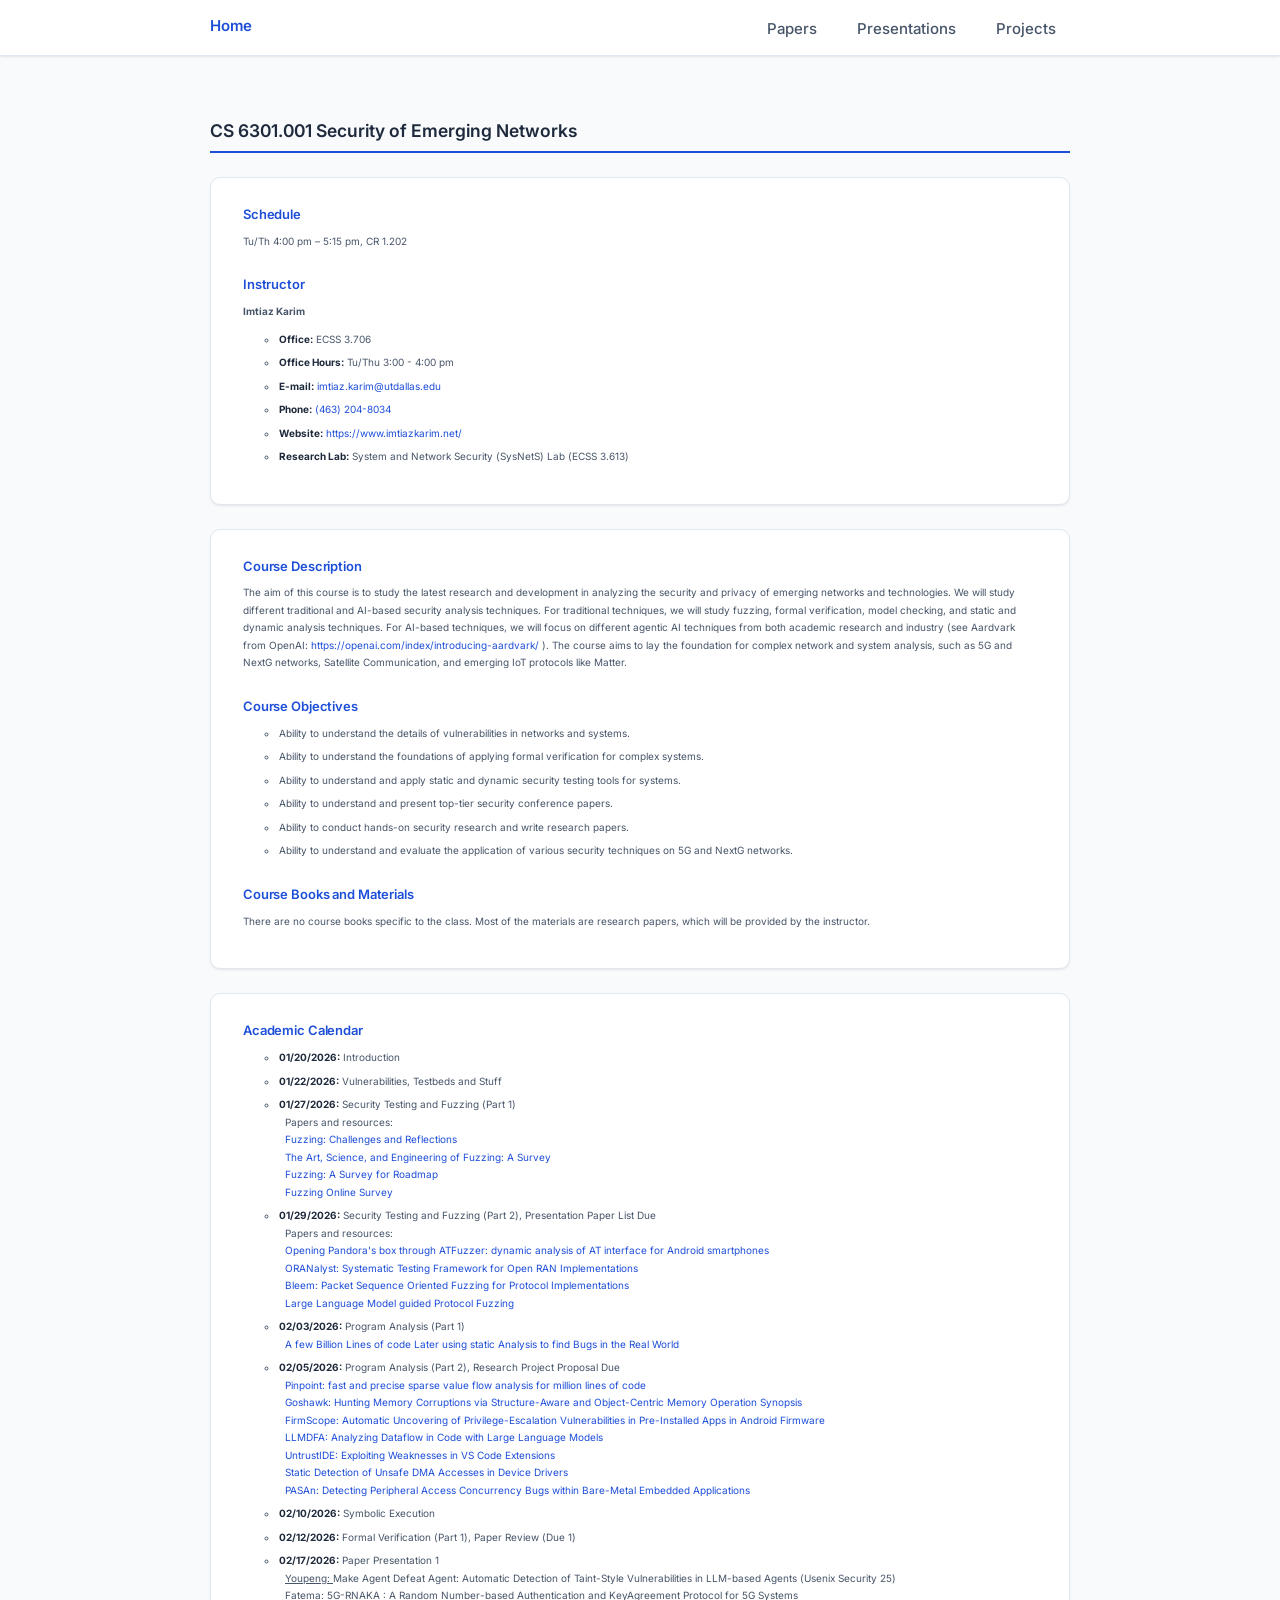
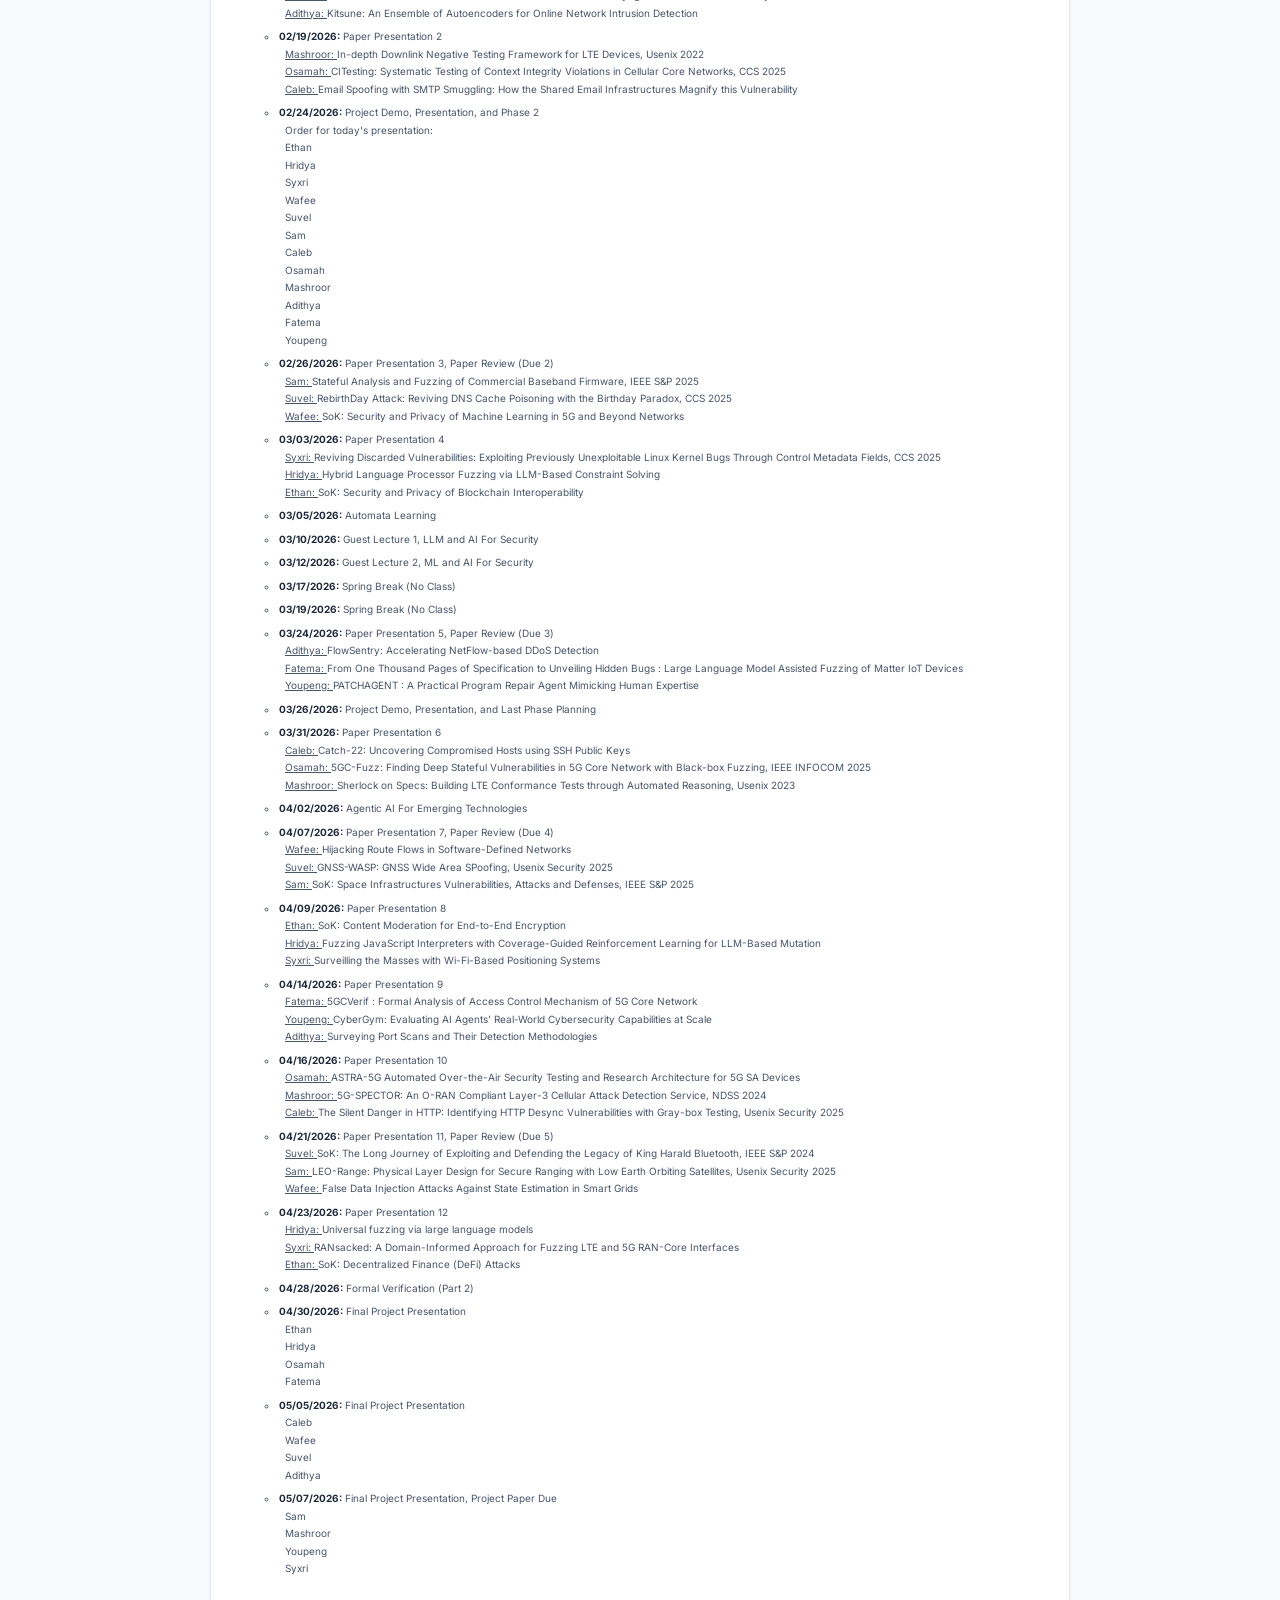
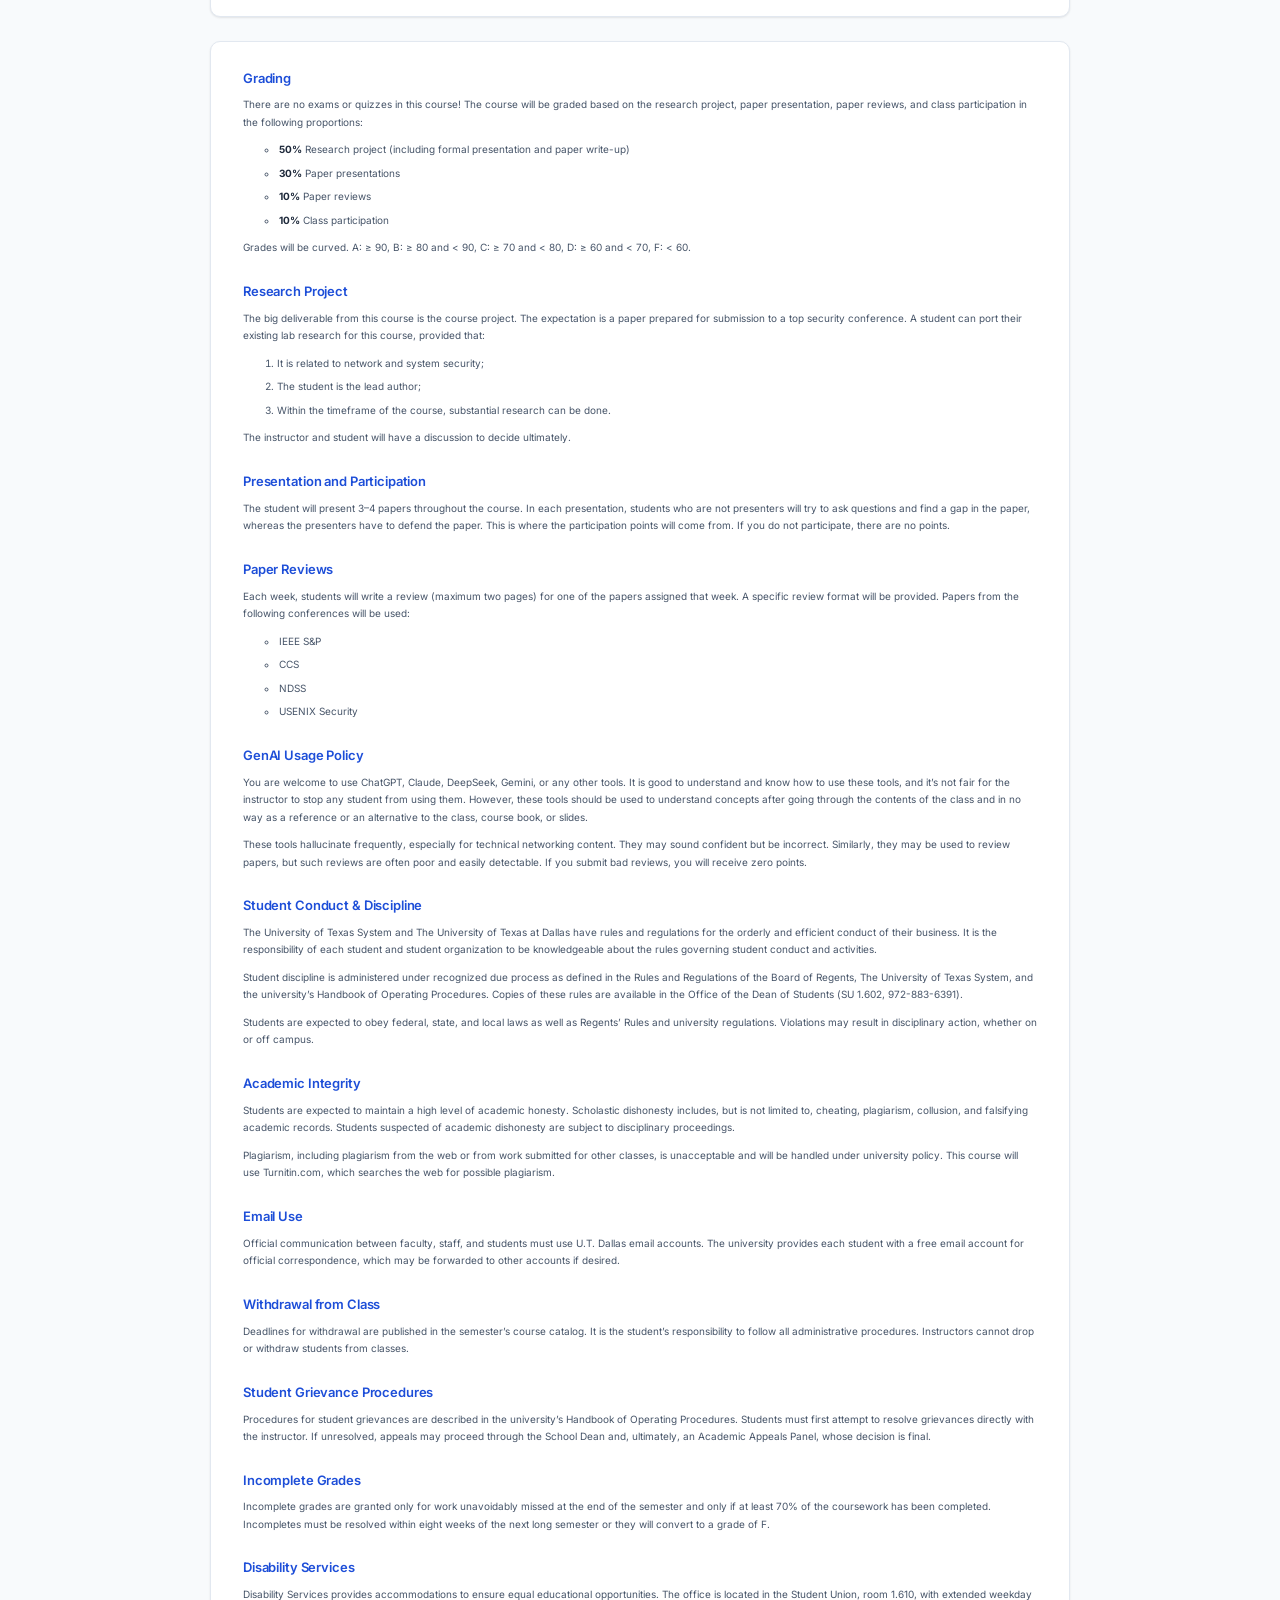
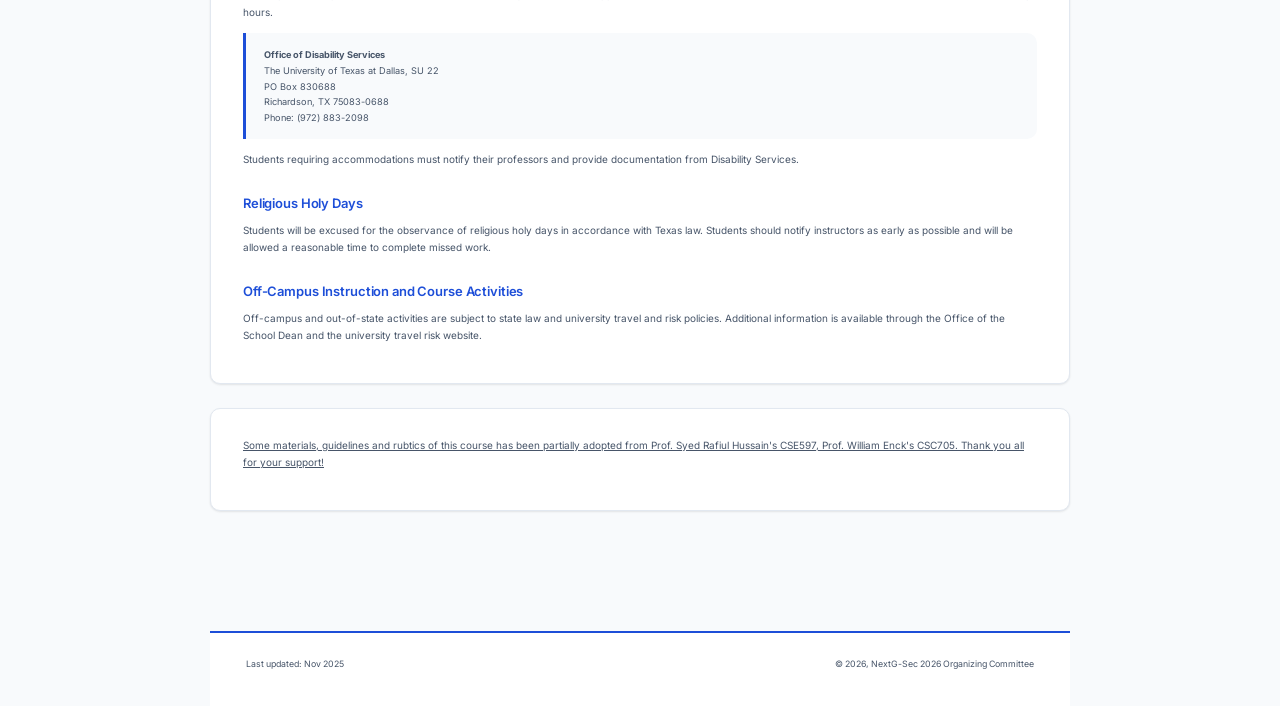
<file: index.html>
<!DOCTYPE html>
<html>

<head>
  <meta charset="utf-8">
  <title>CS 6301.001 Security of Emerging Networks</title>
  <meta name="description" content="CS 6301.001 Security of Emerging Networks">
  <meta name="viewport" content="width=device-width, initial-scale=1">
  <meta property="og:title" content="CS 6301.001 Security of Emerging Networks">
  <meta property="og:description" content="Workshop on CS 6301.001 Security of Emerging Networks taught at UTD in Spring 2026">
  <meta property="og:type" content="website">

  <link rel="preconnect" href="https://fonts.googleapis.com">
  <link rel="preconnect" href="https://fonts.gstatic.com" crossorigin>
  <link href="https://fonts.googleapis.com/css2?family=Inter:wght@400;500;600;700&display=swap" rel="stylesheet">
  <link rel="stylesheet" href="css/normalize.css">
  <link rel="stylesheet" href="css/skeleton.css">
  <link rel="stylesheet" href="css/main.css">
  <link rel="stylesheet" href="css/dropdown.css">
</head>

<body>
  <!-- <header class="site-header">
    <div class="container">
      <div class="row">
        <img class="header-image u-max-full-width" src="images/nextg-sec-banner.jpg" alt="NextG-Sec Workshop 2026">
      </div>
    </div>
  </header> -->

  <header class="site-menu">
    <div id="menu"></div>
    <script>
      fetch("components/menu.html")
        .then(response => response.text())
        .then(data => { document.getElementById("menu").innerHTML = data; });
    </script>
  </header>

  <div class="container">
    <div class="page">
      <h2>CS 6301.001 Security of Emerging Networks</h2>
      <section>
      <h3>Schedule</h3>
      <p>Tu/Th 4:00 pm &ndash; 5:15 pm, CR 1.202</p>

      <h3>Instructor</h3>
      <p><strong>Imtiaz Karim</strong></p>

      <ul>
        <li><strong>Office:</strong> ECSS 3.706</li>
        <li><strong>Office Hours:</strong> Tu/Thu 3:00 - 4:00 pm</li>
        <li><strong>E-mail:</strong> <a href="mailto:imtiaz.karim@utdallas.edu">imtiaz.karim@utdallas.edu</a></li>
        <li><strong>Phone:</strong> <a href="tel:+14632048034">(463) 204-8034</a></li>
        <li><strong>Website:</strong> <a href="https://www.imtiazkarim.net/" target="_blank" rel="noopener noreferrer">https://www.imtiazkarim.net/</a></li>
        <li><strong>Research Lab:</strong> System and Network Security (SysNetS) Lab (ECSS 3.613)</li>
      </ul>
    </section>
    <section>
  <h3>Course Description</h3>
  <p>
    The aim of this course is to study the latest research and development in analyzing
    the security and privacy of emerging networks and technologies. We will study different
    traditional and AI-based security analysis techniques. For traditional techniques, we
    will study fuzzing, formal verification, model checking, and static and dynamic analysis
    techniques. For AI-based techniques, we will focus on different agentic AI techniques
    from both academic research and industry (see Aardvark from OpenAI:
    <a href="https://openai.com/index/introducing-aardvark/" target="_blank" rel="noopener noreferrer">
      https://openai.com/index/introducing-aardvark/
    </a>).
    The course aims to lay the foundation for complex network and system analysis, such as
    5G and NextG networks, Satellite Communication, and emerging IoT protocols like Matter.
  </p>

  <h3>Course Objectives</h3>
  <ul>
    <li>Ability to understand the details of vulnerabilities in networks and systems.</li>
    <li>Ability to understand the foundations of applying formal verification for complex systems.</li>
    <li>Ability to understand and apply static and dynamic security testing tools for systems.</li>
    <li>Ability to understand and present top-tier security conference papers.</li>
    <li>Ability to conduct hands-on security research and write research papers.</li>
    <li>Ability to understand and evaluate the application of various security techniques on 5G and NextG networks.</li>
  </ul>

  <h3>Course Books and Materials</h3>
  <p>
    There are no course books specific to the class. Most of the materials are research papers,
    which will be provided by the instructor.
  </p>
</section>

<section>
  <h3>Academic Calendar</h3>
  <ul>
    <li><strong>01/20/2026:</strong> Introduction</li>
    <li><strong>01/22/2026:</strong> Vulnerabilities, Testbeds and Stuff</li>
    <li><strong>01/27/2026:</strong> Security Testing and Fuzzing (Part 1) <br>
    Papers and resources:  <br>
    <a href="Papers/fuzzing-challenges-bohme.pdf" target="_blank" rel="noopener noreferrer">Fuzzing: Challenges and
Reflections</a> <br>
      <a href="Papers/Fuzzing-TSE19_Survey.pdf" target="_blank" rel="noopener noreferrer">The Art, Science, and Engineering of Fuzzing: A Survey</a> <br>
      <a href="Papers/fuzzing-roadmap.pdf" target="_blank" rel="noopener noreferrer">Fuzzing: A Survey for Roadmap</a> <br>
      <a href="https://fuzzing-survey.org/" target="_blank" rel="noopener noreferrer">Fuzzing Online Survey</a> <br>
    
    
    </li>
    <li><strong>01/29/2026:</strong> Security Testing and Fuzzing (Part 2), Presentation Paper List Due <br>
        Papers and resources:  <br>
    <a href="Papers/atfuzzer.pdf" target="_blank" rel="noopener noreferrer">Opening Pandora's box through ATFuzzer: dynamic analysis of AT
interface for Android smartphones</a> <br>
      <a href="Papers/usenixsecurity24-yang-tianchang.pdf" target="_blank" rel="noopener noreferrer">ORANalyst: Systematic Testing Framework
for Open RAN Implementations</a> <br>
     <a href="Papers/usenixsecurity23-luo-zhengxiong.pdf" target="_blank" rel="noopener noreferrer">Bleem: Packet Sequence Oriented Fuzzing for Protocol Implementations</a> <br>
      <a href="Papers/chatAFL.pdf" target="_blank" rel="noopener noreferrer">Large Language Model guided Protocol Fuzzing</a> <br> </li>
    
    
    <li><strong>02/03/2026:</strong> Program Analysis (Part 1) <br>
      <a href="Papers/static.pdf" target="_blank" rel="noopener noreferrer">A few Billion Lines of code Later using static Analysis to find Bugs in the Real World</a> <br>
    
    </li> 
    <li><strong>02/05/2026:</strong> Program Analysis (Part 2), Research Project Proposal Due <br>
       <a href="Papers/static-analysis/pinpoint.pdf" target="_blank" rel="noopener noreferrer">Pinpoint: fast and precise sparse value flow analysis for million lines of code</a> <br>
      <a href="Papers/static-analysis/Goshawk.pdf" target="_blank" rel="noopener noreferrer">Goshawk: Hunting Memory Corruptions via Structure-Aware and Object-Centric Memory Operation Synopsis</a> <br>
     <a href="Papers/static-analysis/firmscope.pdf" target="_blank" rel="noopener noreferrer">FirmScope: Automatic Uncovering of Privilege-Escalation Vulnerabilities in Pre-Installed Apps in Android Firmware</a> <br>
      <a href="Papers/static-analysis/llmdfa.pdf" target="_blank" rel="noopener noreferrer">LLMDFA: Analyzing Dataflow in Code with Large Language Models</a> <br> 
      <a href="Papers/static-analysis/untrustIDE.pdf" target="_blank" rel="noopener noreferrer">UntrustIDE: Exploiting Weaknesses in VS Code Extensions</a> <br> 
      <a href="Papers/static-analysis/undma.pdf" target="_blank" rel="noopener noreferrer">Static Detection of Unsafe DMA Accesses in Device Drivers</a> <br> 
      <a href="Papers/static-analysis/pasan.pdf" target="_blank" rel="noopener noreferrer">PASAn: Detecting Peripheral Access Concurrency Bugs within Bare-Metal Embedded Applications</a> <br> 
    
    
    </li>
    <li><strong>02/10/2026:</strong> Symbolic Execution</li>
    <li><strong>02/12/2026:</strong> Formal Verification (Part 1), Paper Review (Due 1)</li>
    <li><strong>02/17/2026:</strong> Paper Presentation 1 <br>
    <u>Youpeng: </u>Make Agent Defeat Agent: Automatic Detection of Taint-Style Vulnerabilities in LLM-based Agents (Usenix Security 25) <br>
    <u>Fatema: </u> 5G-RNAKA : A Random Number-based Authentication and KeyAgreement Protocol for 5G Systems  <br>
    <u>Adithya: </u> Kitsune: An Ensemble of Autoencoders for Online Network Intrusion Detection  <br>
    </li>
    <li><strong>02/19/2026:</strong> Paper Presentation 2 <br>
    <u>Mashroor: </u> In-depth Downlink Negative Testing Framework for LTE Devices, Usenix 2022  <br>
    <u>Osamah: </u> CITesting: Systematic Testing of Context Integrity Violations in Cellular Core Networks, CCS 2025  <br>
    <u>Caleb: </u> Email Spoofing with SMTP Smuggling: How the Shared Email Infrastructures Magnify this Vulnerability  <br>
    </li>
    <li><strong>02/24/2026:</strong> Project Demo, Presentation, and Phase 2<br>
    Order for today's presentation:<br>
    Ethan<br>
    Hridya<br>
    Syxri<br>
    Wafee<br>
    Suvel<br>
    Sam<br>
    Caleb<br>
    Osamah<br>
    Mashroor<br>
    Adithya<br>
    Fatema<br>
    Youpeng</li>
    <li><strong>02/26/2026:</strong> Paper Presentation 3, Paper Review (Due 2)  <br> 
    <u>Sam: </u> Stateful Analysis and Fuzzing of Commercial Baseband Firmware, IEEE S&P 2025  <br>
    <u>Suvel: </u> RebirthDay Attack: Reviving DNS Cache Poisoning with the Birthday Paradox, CCS 2025  <br>
    <u>Wafee: </u> SoK: Security and Privacy of Machine Learning in 5G and Beyond Networks   <br>
    </li>
    <li><strong>03/03/2026:</strong> Paper Presentation 4  <br>
    <u>Syxri: </u> Reviving Discarded Vulnerabilities: Exploiting Previously Unexploitable Linux Kernel Bugs Through Control Metadata Fields, CCS 2025  <br>
    <u>Hridya: </u> Hybrid Language Processor Fuzzing via LLM-Based Constraint Solving  <br>
    <u>Ethan: </u> SoK: Security and Privacy of Blockchain Interoperability <br>
    </li>
    <li><strong>03/05/2026:</strong> Automata Learning</li>
    <li><strong>03/10/2026:</strong> Guest Lecture 1, LLM and AI For Security</li>
    <li><strong>03/12/2026:</strong> Guest Lecture 2, ML and AI For Security</li>
    <li><strong>03/17/2026:</strong> Spring Break (No Class)</li>
    <li><strong>03/19/2026:</strong> Spring Break (No Class)</li>
    <li><strong>03/24/2026:</strong> Paper Presentation 5, Paper Review (Due 3)  <br>
    <u>Adithya: </u> FlowSentry: Accelerating NetFlow-based DDoS Detection   <br>
    <u>Fatema: </u> From One Thousand Pages of Specification to Unveiling Hidden Bugs : Large Language Model Assisted Fuzzing of Matter IoT Devices  <br>
    <u>Youpeng: </u> PATCHAGENT : A Practical Program Repair Agent Mimicking Human Expertise   <br>
    </li>
    <li><strong>03/26/2026:</strong> Project Demo, Presentation, and Last Phase Planning</li>
    <li><strong>03/31/2026:</strong> Paper Presentation 6  <br>
    <u>Caleb: </u> Catch-22: Uncovering Compromised Hosts using SSH Public Keys  <br>
    <u>Osamah: </u> 5GC-Fuzz: Finding Deep Stateful Vulnerabilities in 5G Core Network with Black-box Fuzzing, IEEE INFOCOM 2025  <br>
    <u>Mashroor: </u> Sherlock on Specs: Building LTE Conformance Tests through Automated Reasoning, Usenix 2023  <br>
    </li>
    <li><strong>04/02/2026:</strong> Agentic AI For Emerging Technologies</li>
    <li><strong>04/07/2026:</strong> Paper Presentation 7, Paper Review (Due 4)  <br>
    <u>Wafee: </u> Hijacking Route Flows in Software-Defined Networks  <br>
    <u>Suvel: </u> GNSS-WASP: GNSS Wide Area SPoofing, Usenix Security 2025  <br>
    <u>Sam: </u> SoK: Space Infrastructures Vulnerabilities, Attacks and Defenses, IEEE S&P 2025  <br>
    </li>
    <li><strong>04/09/2026:</strong> Paper Presentation 8  <br>
    <u>Ethan: </u>  SoK: Content Moderation for End-to-End Encryption <br>
    <u>Hridya: </u> Fuzzing JavaScript Interpreters with Coverage-Guided Reinforcement Learning for LLM-Based Mutation   <br>
    <u>Syxri: </u> Surveilling the Masses with Wi-Fi-Based Positioning Systems <br>
    </li>
    <li><strong>04/14/2026:</strong> Paper Presentation 9  <br>
    <u>Fatema: </u> 5GCVerif : Formal Analysis of Access Control Mechanism of 5G Core Network  <br>
    <u>Youpeng: </u> CyberGym: Evaluating AI Agents' Real-World Cybersecurity Capabilities at Scale   <br>
    <u>Adithya: </u> Surveying Port Scans and Their Detection Methodologies   <br>
    </li>
    <li><strong>04/16/2026:</strong> Paper Presentation 10  <br>
    <u>Osamah: </u> ASTRA-5G Automated Over-the-Air Security Testing and Research Architecture for 5G SA Devices  <br>
    <u>Mashroor: </u> 5G-SPECTOR: An O-RAN Compliant Layer-3 Cellular Attack Detection Service, NDSS 2024  <br>
    <u>Caleb: </u> The Silent Danger in HTTP: Identifying HTTP Desync Vulnerabilities with Gray-box Testing, Usenix Security 2025  <br>
    </li>
    <li><strong>04/21/2026:</strong> Paper Presentation 11, Paper Review (Due 5)  <br>
    <u>Suvel: </u> SoK: The Long Journey of Exploiting and Defending the Legacy of King Harald Bluetooth, IEEE S&P 2024  <br> 
    <u>Sam: </u> LEO-Range: Physical Layer Design for Secure Ranging with Low Earth Orbiting Satellites, Usenix Security 2025 <br>
    <u>Wafee: </u> False Data Injection Attacks Against State Estimation in Smart Grids  <br>
    </li>
    <li><strong>04/23/2026:</strong> Paper Presentation 12  <br>
    <u>Hridya: </u> Universal fuzzing via large language models  <br>
    <u>Syxri: </u> RANsacked: A Domain-Informed Approach for Fuzzing LTE and 5G RAN-Core Interfaces  <br>
    <u>Ethan: </u>  SoK: Decentralized Finance (DeFi) Attacks <br>
    </li>
    <li><strong>04/28/2026:</strong> Formal Verification (Part 2)</li>
    <li><strong>04/30/2026:</strong> Final Project Presentation <br>
    Ethan<br>
    Hridya<br>
    Osamah<br>
    Fatema</li>
    <li><strong>05/05/2026:</strong> Final Project Presentation <br>
    Caleb<br>
    Wafee<br>
    Suvel<br>
    Adithya
    </li>
    <li><strong>05/07/2026:</strong> Final Project Presentation, Project Paper Due <br>
    Sam<br>
    Mashroor<br>
    Youpeng<br>
    Syxri
    </li>
  </ul>
</section>
<section>
  <h3>Grading</h3>
  <p>
    There are no exams or quizzes in this course! The course will be graded based on
    the research project, paper presentation, paper reviews, and class participation
    in the following proportions:
  </p>

  <ul>
    <li><strong>50%</strong> Research project (including formal presentation and paper write-up)</li>
    <li><strong>30%</strong> Paper presentations</li>
    <li><strong>10%</strong> Paper reviews</li>
    <li><strong>10%</strong> Class participation</li>
  </ul>

  <p>
    Grades will be curved.
    A: &ge; 90,
    B: &ge; 80 and &lt; 90,
    C: &ge; 70 and &lt; 80,
    D: &ge; 60 and &lt; 70,
    F: &lt; 60.
  </p>

  <h3>Research Project</h3>
  <p>
    The big deliverable from this course is the course project. The expectation is a
    paper prepared for submission to a top security conference. A student can port
    their existing lab research for this course, provided that:
  </p>
  <ol>
    <li>It is related to network and system security;</li>
    <li>The student is the lead author;</li>
    <li>Within the timeframe of the course, substantial research can be done.</li>
  </ol>
  <p>
    The instructor and student will have a discussion to decide ultimately.
  </p>

  <h3>Presentation and Participation</h3>
  <p>
    The student will present 3–4 papers throughout the course. In each presentation,
    students who are not presenters will try to ask questions and find a gap in the
    paper, whereas the presenters have to defend the paper. This is where the
    participation points will come from. If you do not participate, there are no points.
  </p>

  <h3>Paper Reviews</h3>
  <p>
    Each week, students will write a review (maximum two pages) for one of the papers
    assigned that week. A specific review format will be provided. Papers from the
    following conferences will be used:
  </p>
  <ul>
    <li>IEEE S&amp;P</li>
    <li>CCS</li>
    <li>NDSS</li>
    <li>USENIX Security</li>
  </ul>

  <h3>GenAI Usage Policy</h3>
  <p>
    You are welcome to use ChatGPT, Claude, DeepSeek, Gemini, or any other tools. It is
    good to understand and know how to use these tools, and it’s not fair for the
    instructor to stop any student from using them. However, these tools should be
    used to understand concepts after going through the contents of the class and in
    no way as a reference or an alternative to the class, course book, or slides.
  </p>
  <p>
    These tools hallucinate frequently, especially for technical networking content.
    They may sound confident but be incorrect. Similarly, they may be used to review
    papers, but such reviews are often poor and easily detectable. If you submit bad
    reviews, you will receive zero points.
  </p>

  <h3>Student Conduct &amp; Discipline</h3>
  <p>
    The University of Texas System and The University of Texas at Dallas have rules and
    regulations for the orderly and efficient conduct of their business. It is the
    responsibility of each student and student organization to be knowledgeable about
    the rules governing student conduct and activities.
  </p>
  <p>
    Student discipline is administered under recognized due process as defined in the
    Rules and Regulations of the Board of Regents, The University of Texas System, and
    the university’s Handbook of Operating Procedures. Copies of these rules are
    available in the Office of the Dean of Students (SU 1.602, 972-883-6391).
  </p>
  <p>
    Students are expected to obey federal, state, and local laws as well as Regents’
    Rules and university regulations. Violations may result in disciplinary action,
    whether on or off campus.
  </p>

  <h3>Academic Integrity</h3>
  <p>
    Students are expected to maintain a high level of academic honesty. Scholastic
    dishonesty includes, but is not limited to, cheating, plagiarism, collusion, and
    falsifying academic records. Students suspected of academic dishonesty are subject
    to disciplinary proceedings.
  </p>
  <p>
    Plagiarism, including plagiarism from the web or from work submitted for other
    classes, is unacceptable and will be handled under university policy. This course
    will use Turnitin.com, which searches the web for possible plagiarism.
  </p>

  <h3>Email Use</h3>
  <p>
    Official communication between faculty, staff, and students must use U.T. Dallas
    email accounts. The university provides each student with a free email account for
    official correspondence, which may be forwarded to other accounts if desired.
  </p>

  <h3>Withdrawal from Class</h3>
  <p>
    Deadlines for withdrawal are published in the semester’s course catalog. It is the
    student’s responsibility to follow all administrative procedures. Instructors
    cannot drop or withdraw students from classes.
  </p>

  <h3>Student Grievance Procedures</h3>
  <p>
    Procedures for student grievances are described in the university’s Handbook of
    Operating Procedures. Students must first attempt to resolve grievances directly
    with the instructor. If unresolved, appeals may proceed through the School Dean
    and, ultimately, an Academic Appeals Panel, whose decision is final.
  </p>

  <h3>Incomplete Grades</h3>
  <p>
    Incomplete grades are granted only for work unavoidably missed at the end of the
    semester and only if at least 70% of the coursework has been completed. Incompletes
    must be resolved within eight weeks of the next long semester or they will convert
    to a grade of F.
  </p>

  <h3>Disability Services</h3>
  <p>
    Disability Services provides accommodations to ensure equal educational
    opportunities. The office is located in the Student Union, room 1.610, with
    extended weekday hours.
  </p>
  <address>
    <strong>Office of Disability Services</strong><br>
    The University of Texas at Dallas, SU 22<br>
    PO Box 830688<br>
    Richardson, TX 75083-0688<br>
    Phone: (972) 883-2098
  </address>
  <p>
    Students requiring accommodations must notify their professors and provide
    documentation from Disability Services.
  </p>

  <h3>Religious Holy Days</h3>
  <p>
    Students will be excused for the observance of religious holy days in accordance
    with Texas law. Students should notify instructors as early as possible and will
    be allowed a reasonable time to complete missed work.
  </p>

  <h3>Off-Campus Instruction and Course Activities</h3>
  <p>
    Off-campus and out-of-state activities are subject to state law and university
    travel and risk policies. Additional information is available through the Office
    of the School Dean and the university travel risk website.
  </p>
</section>
<section>
  <p> <u> Some materials, guidelines and rubtics of this course has been partially adopted from Prof. Syed Rafiul Hussain's CSE597, Prof. William Enck's CSC705. Thank you all 
    for your support! </u>
  </p>
</section>

    </div>
  </div>


  <footer class="site-footer">
    <div id="sponsors"></div>
    <script>
      fetch("components/sponsors.html")
        .then(response => response.text())
        .then(data => { document.getElementById("sponsors").innerHTML = data; });
    </script>
  </footer>
</body>

</html>
</file>
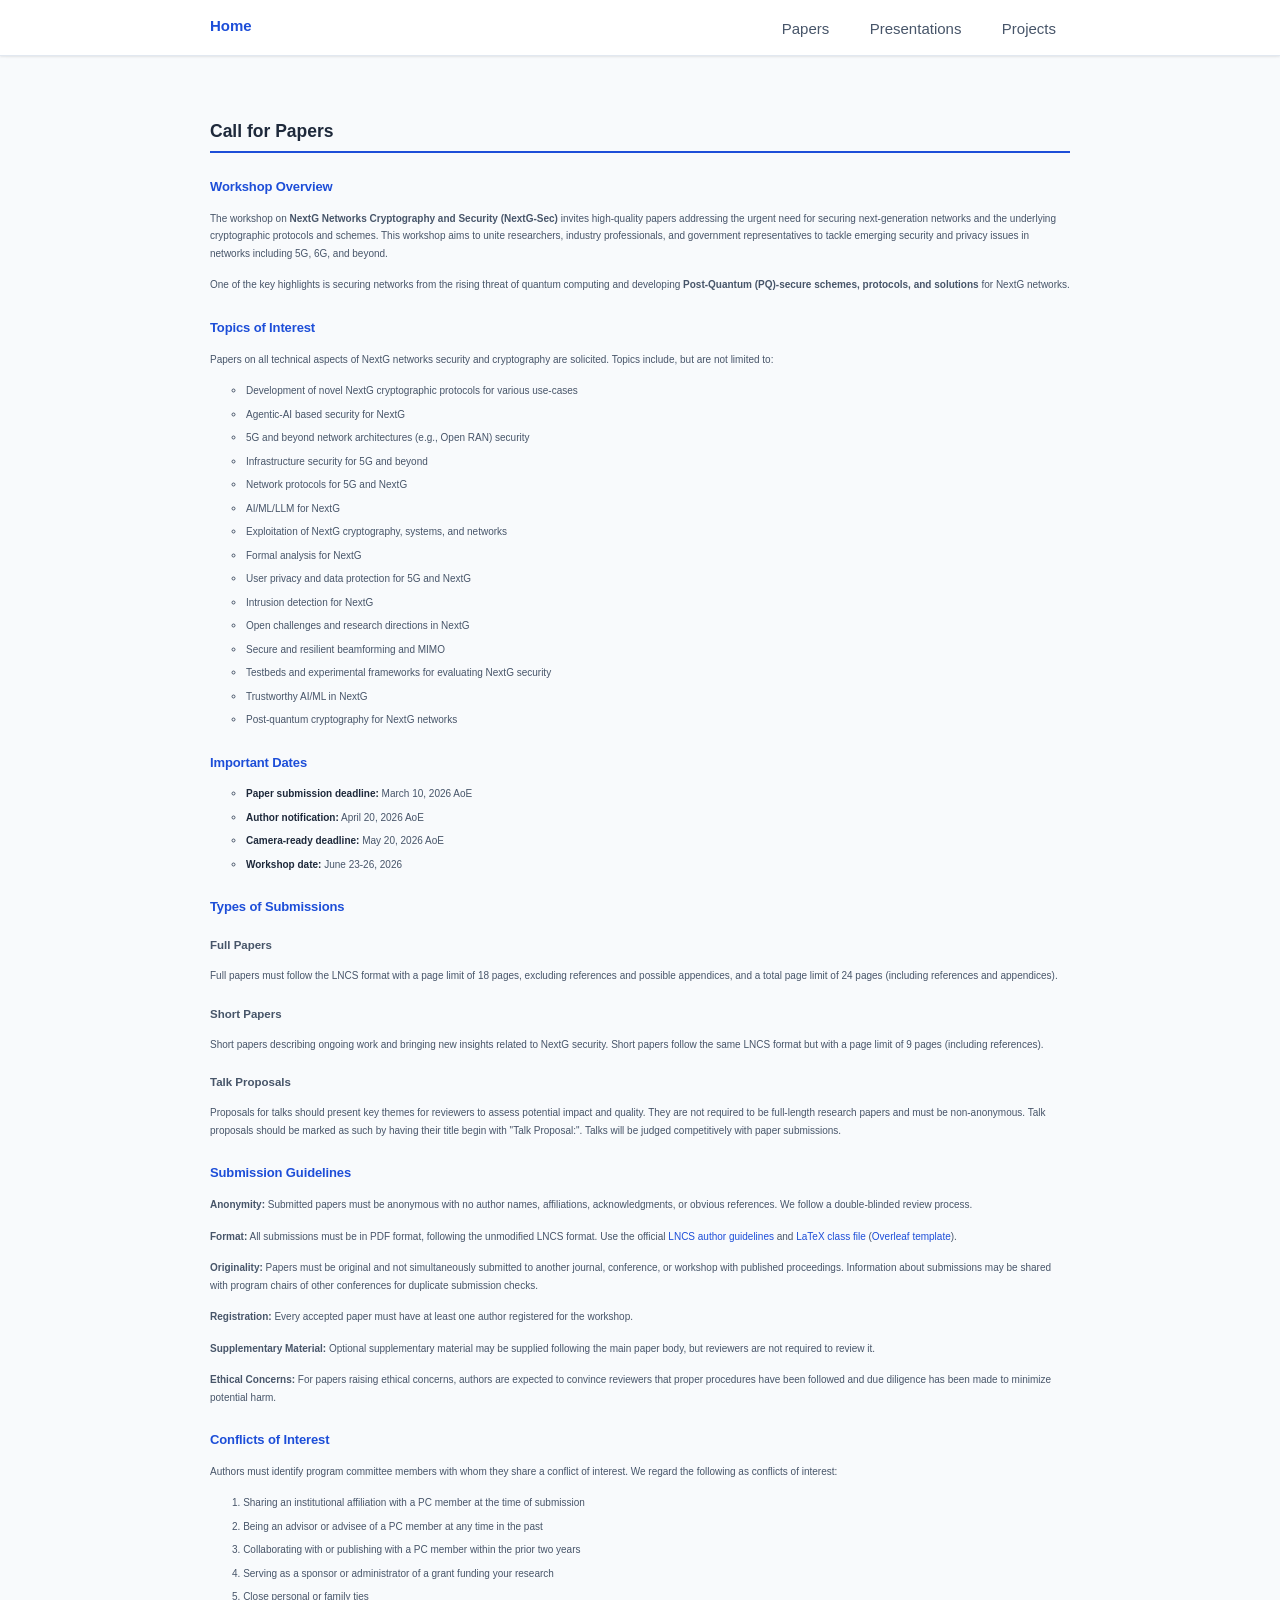
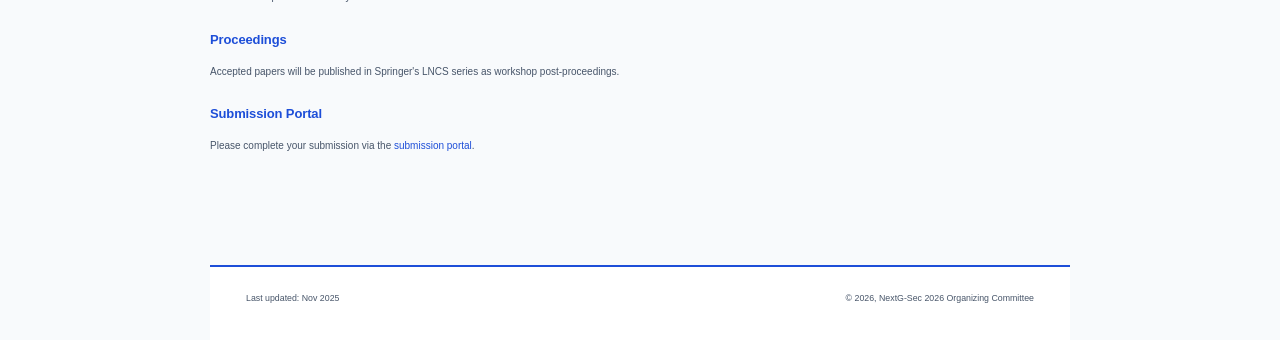
<file: cfp.html>
<!DOCTYPE html>
<html>

<head>
  <meta charset="utf-8">
  <title>NextG-Sec 2026: Call for Papers</title>
  <meta name="description" content="NextG-Sec 2026 - Call for Papers">
  <meta name="viewport" content="width=device-width, initial-scale=1">
  <link rel="stylesheet" href="css/normalize.css">
  <link rel="stylesheet" href="css/skeleton.css">
  <link rel="stylesheet" href="css/main.css">
  <link rel="stylesheet" href="css/dropdown.css">
</head>

<body>
  <!-- <header class="site-header">
    <div class="container">
      <div class="row">
        <img class="header-image u-max-full-width" src="images/nextg-sec-banner.jpg" alt="NextG-Sec 2026">
      </div>
    </div>
  </header> -->

  <header class="site-menu">
    <div id="menu"></div>
    <script>
      fetch("components/menu.html")
        .then(response => response.text())
        .then(data => { document.getElementById("menu").innerHTML = data; });
    </script>
  </header>

  <div class="container">
    <div class="page">
      <h2>Call for Papers</h2>

      <h3>Workshop Overview</h3>
      <p>The workshop on <strong>NextG Networks Cryptography and Security (NextG-Sec)</strong> invites high-quality papers addressing the urgent need for securing next-generation networks and the underlying cryptographic protocols and schemes. This workshop aims to unite researchers, industry professionals, and government representatives to tackle emerging security and privacy issues in networks including 5G, 6G, and beyond.</p>

      <p>One of the key highlights is securing networks from the rising threat of quantum computing and developing <strong>Post-Quantum (PQ)-secure schemes, protocols, and solutions</strong> for NextG networks.</p>

      <h3>Topics of Interest</h3>
      <p>Papers on all technical aspects of NextG networks security and cryptography are solicited. Topics include, but are not limited to:</p>
      <ul>
        <li>Development of novel NextG cryptographic protocols for various use-cases</li>
        <li>Agentic-AI based security for NextG</li>
        <li>5G and beyond network architectures (e.g., Open RAN) security</li>
        <li>Infrastructure security for 5G and beyond</li>
        <li>Network protocols for 5G and NextG</li>
        <li>AI/ML/LLM for NextG</li>
        <li>Exploitation of NextG cryptography, systems, and networks</li>
        <li>Formal analysis for NextG</li>
        <li>User privacy and data protection for 5G and NextG</li>
        <li>Intrusion detection for NextG</li>
        <li>Open challenges and research directions in NextG</li>
        <li>Secure and resilient beamforming and MIMO</li>
        <li>Testbeds and experimental frameworks for evaluating NextG security</li>
        <li>Trustworthy AI/ML in NextG</li>
        <li>Post-quantum cryptography for NextG networks</li>
      </ul>

      <h3>Important Dates</h3>
      <ul>
        <li><strong>Paper submission deadline:</strong> March 10, 2026 AoE</li>
        <li><strong>Author notification:</strong> April 20, 2026 AoE</li>
        <li><strong>Camera-ready deadline:</strong> May 20, 2026 AoE</li>
        <li><strong>Workshop date:</strong> June 23-26, 2026</li>
      </ul>

      <h3>Types of Submissions</h3>

      <h4>Full Papers</h4>
      <p>Full papers must follow the LNCS format with a page limit of 18 pages, excluding references and possible appendices, and a total page limit of 24 pages (including references and appendices).</p>

      <h4>Short Papers</h4>
      <p>Short papers describing ongoing work and bringing new insights related to NextG security. Short papers follow the same LNCS format but with a page limit of 9 pages (including references).</p>

      <h4>Talk Proposals</h4>
      <p>Proposals for talks should present key themes for reviewers to assess potential impact and quality. They are not required to be full-length research papers and must be non-anonymous. Talk proposals should be marked as such by having their title begin with "Talk Proposal:". Talks will be judged competitively with paper submissions.</p>

      <h3>Submission Guidelines</h3>

      <p><strong>Anonymity:</strong> Submitted papers must be anonymous with no author names, affiliations, acknowledgments, or obvious references. We follow a double-blinded review process.</p>

      <p><strong>Format:</strong> All submissions must be in PDF format, following the unmodified LNCS format. Use the official 
        <a href="https://www.springer.com/gp/computer-science/lncs/conference-proceedings-guidelines">LNCS author guidelines</a> and 
        <a href="https://resource-cms.springernature.com/springer-cms/rest/v1/content/19238648/data/v8">LaTeX class file</a> 
        (<a href="https://www.overleaf.com/latex/templates/springer-lecture-notes-in-computer-science/kzwwpvhwnvfj">Overleaf template</a>).</p>

      <p><strong>Originality:</strong> Papers must be original and not simultaneously submitted to another journal, conference, or workshop with published proceedings. Information about submissions may be shared with program chairs of other conferences for duplicate submission checks.</p>

      <p><strong>Registration:</strong> Every accepted paper must have at least one author registered for the workshop.</p>

      <p><strong>Supplementary Material:</strong> Optional supplementary material may be supplied following the main paper body, but reviewers are not required to review it.</p>

      <p><strong>Ethical Concerns:</strong> For papers raising ethical concerns, authors are expected to convince reviewers that proper procedures have been followed and due diligence has been made to minimize potential harm.</p>

      <h3>Conflicts of Interest</h3>
      <p>Authors must identify program committee members with whom they share a conflict of interest. We regard the following as conflicts of interest:</p>
      <ol>
        <li>Sharing an institutional affiliation with a PC member at the time of submission</li>
        <li>Being an advisor or advisee of a PC member at any time in the past</li>
        <li>Collaborating with or publishing with a PC member within the prior two years</li>
        <li>Serving as a sponsor or administrator of a grant funding your research</li>
        <li>Close personal or family ties</li>
      </ol>

      <h3>Proceedings</h3>
      <p>Accepted papers will be published in Springer's LNCS series as workshop post-proceedings.</p>

      <h3>Submission Portal</h3>
      <p>Please complete your submission via the <a href="https://easychair.org/conferences/?conf=nextgsec2026">submission portal</a>.</p>

    </div>
  </div>

  <footer class="site-footer">
    <div id="sponsors"></div>
    <script>
      fetch("components/sponsors.html")
        .then(response => response.text())
        .then(data => { document.getElementById("sponsors").innerHTML = data; });
    </script>
  </footer>
</body>

</html>
</file>
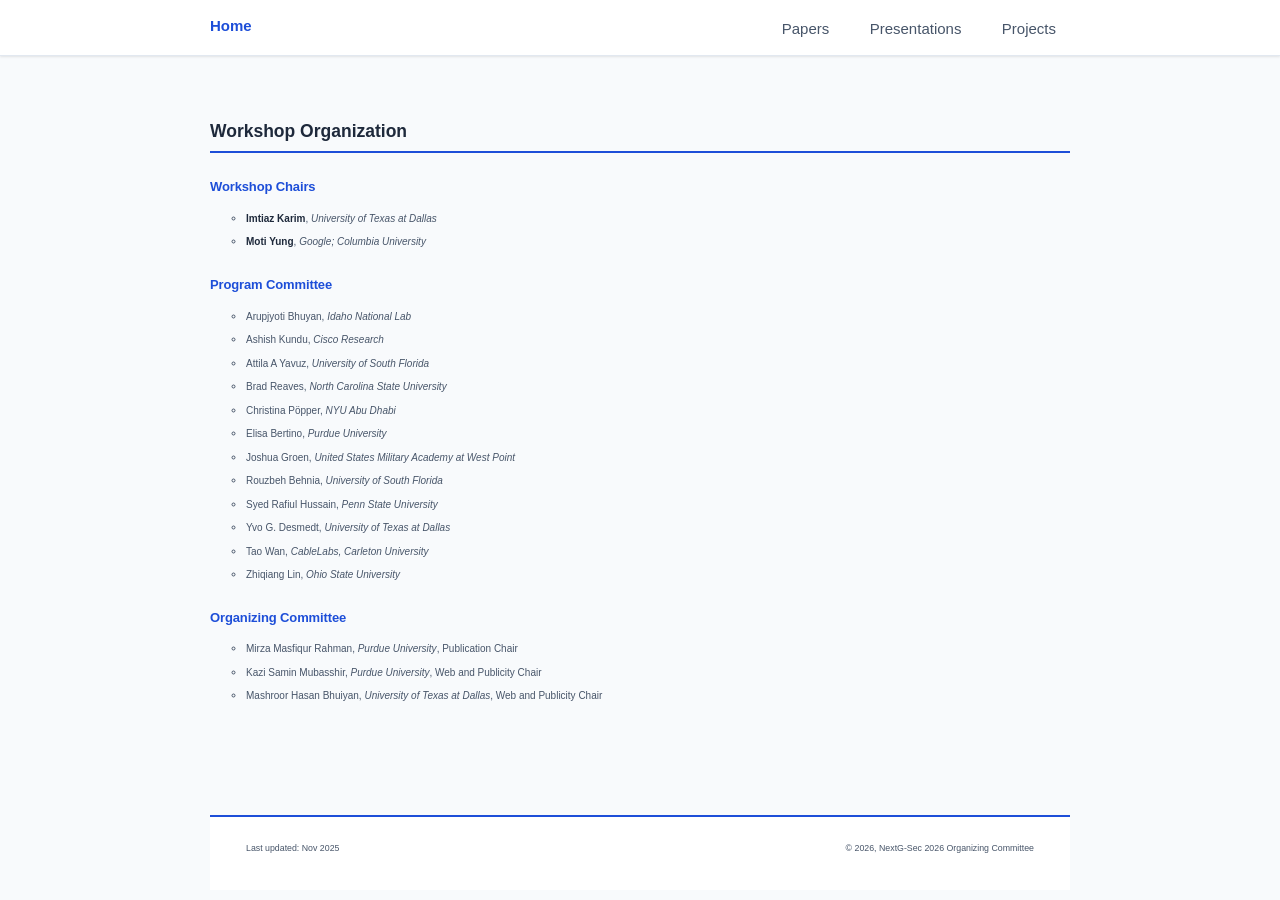
<file: organization.html>
<!DOCTYPE html>
<html>

<head>
  <meta charset="utf-8">
  <title>NextG-Sec 2026: Organizers</title>
  <meta name="description" content="NextG-Sec 2026 Workshop - Organizers">
  <meta name="viewport" content="width=device-width, initial-scale=1">
  <link rel="stylesheet" href="css/normalize.css">
  <link rel="stylesheet" href="css/skeleton.css">
  <link rel="stylesheet" href="css/main.css">
  <link rel="stylesheet" href="css/dropdown.css">
</head>

<body>
  <!-- <header class="site-header">
    <div class="container">
      <div class="row">
        <img class="header-image u-max-full-width" src="images/nextg-sec-banner.jpg" alt="NextG-Sec 2026">
      </div>
    </div>
  </header> -->

  <header class="site-menu">
    <div id="menu"></div>
    <script>
      fetch("components/menu.html")
        .then(response => response.text())
        .then(data => { document.getElementById("menu").innerHTML = data; });
    </script>
  </header>

  <div class="container">
    <div class="page">
      <h2>Workshop Organization</h2>

      <h3>Workshop Chairs</h3>
      <ul>
        <li><strong>Imtiaz Karim</strong>, <em>University of Texas at Dallas</em></li>
        <li><strong>Moti Yung</strong>, <em>Google; Columbia University</em></li>
      </ul>

      <!-- <h3>Workshop Chair Bio-sketches</h3> -->

      <!-- <h4>Imtiaz Karim</h4> -->
      <!-- <p>Imtiaz Karim is an Assistant Professor of Computer Science at the University of Texas at Dallas. He has led research in cellular and NextG network security, in terms of specification and implementation analysis, developing PQ-secure NextG protocols, formal verification of large-scale wireless protocols, and on using AI for protocol analysis.</p> -->

      <!-- <h4>Moti Yung</h4> -->
      <!-- <p>Moti Yung is a researcher and engineer at Google. He has extensive experience in cryptography and security, and is a key contributor to applied cryptography research globally.</p> -->

      <h3>Program Committee</h3>
      <ul>
        
        <li>Arupjyoti Bhuyan, <em>Idaho National Lab</em></li>
        <li>Ashish Kundu, <em>Cisco Research</em></li>
        <li>Attila A Yavuz, <em>University of South Florida</em></li>
        <li>Brad Reaves, <em>North Carolina State University</em></li>
        <li>Christina Pöpper, <em>NYU Abu Dhabi</em></li>
        <li>Elisa Bertino, <em>Purdue University</em></li>
        <li>Joshua Groen, <em>United States Military Academy at West Point</em></li>
        <li>Rouzbeh Behnia, <em>University of South Florida</em></li>
        <li>Syed Rafiul Hussain, <em>Penn State University</em></li>
        <li>Yvo G. Desmedt, <em>University of Texas at Dallas</em></li>
        <li>Tao Wan, <em>CableLabs, Carleton University</em></li>
        <li>Zhiqiang Lin, <em>Ohio State University</em></li>       
      </ul>
      <!-- <p><em>Additional 5-6 program committee members from academia and industry will be invited soon.</em></p> -->
      <h3>Organizing Committee</h3>
        <ul>
        <li>Mirza Masfiqur Rahman, <em>Purdue University</em>, Publication Chair</li>
        <li>Kazi Samin Mubasshir, <em>Purdue University</em>, Web and Publicity Chair</li>
        <li>Mashroor Hasan Bhuiyan, <em>University of Texas at Dallas</em>, Web and Publicity Chair</li>
      </ul>

    </div>
  </div>

  <footer class="site-footer">
    <div id="sponsors"></div>
    <script>
      fetch("components/sponsors.html")
        .then(response => response.text())
        .then(data => { document.getElementById("sponsors").innerHTML = data; });
    </script>
  </footer>
</body>

</html>
</file>
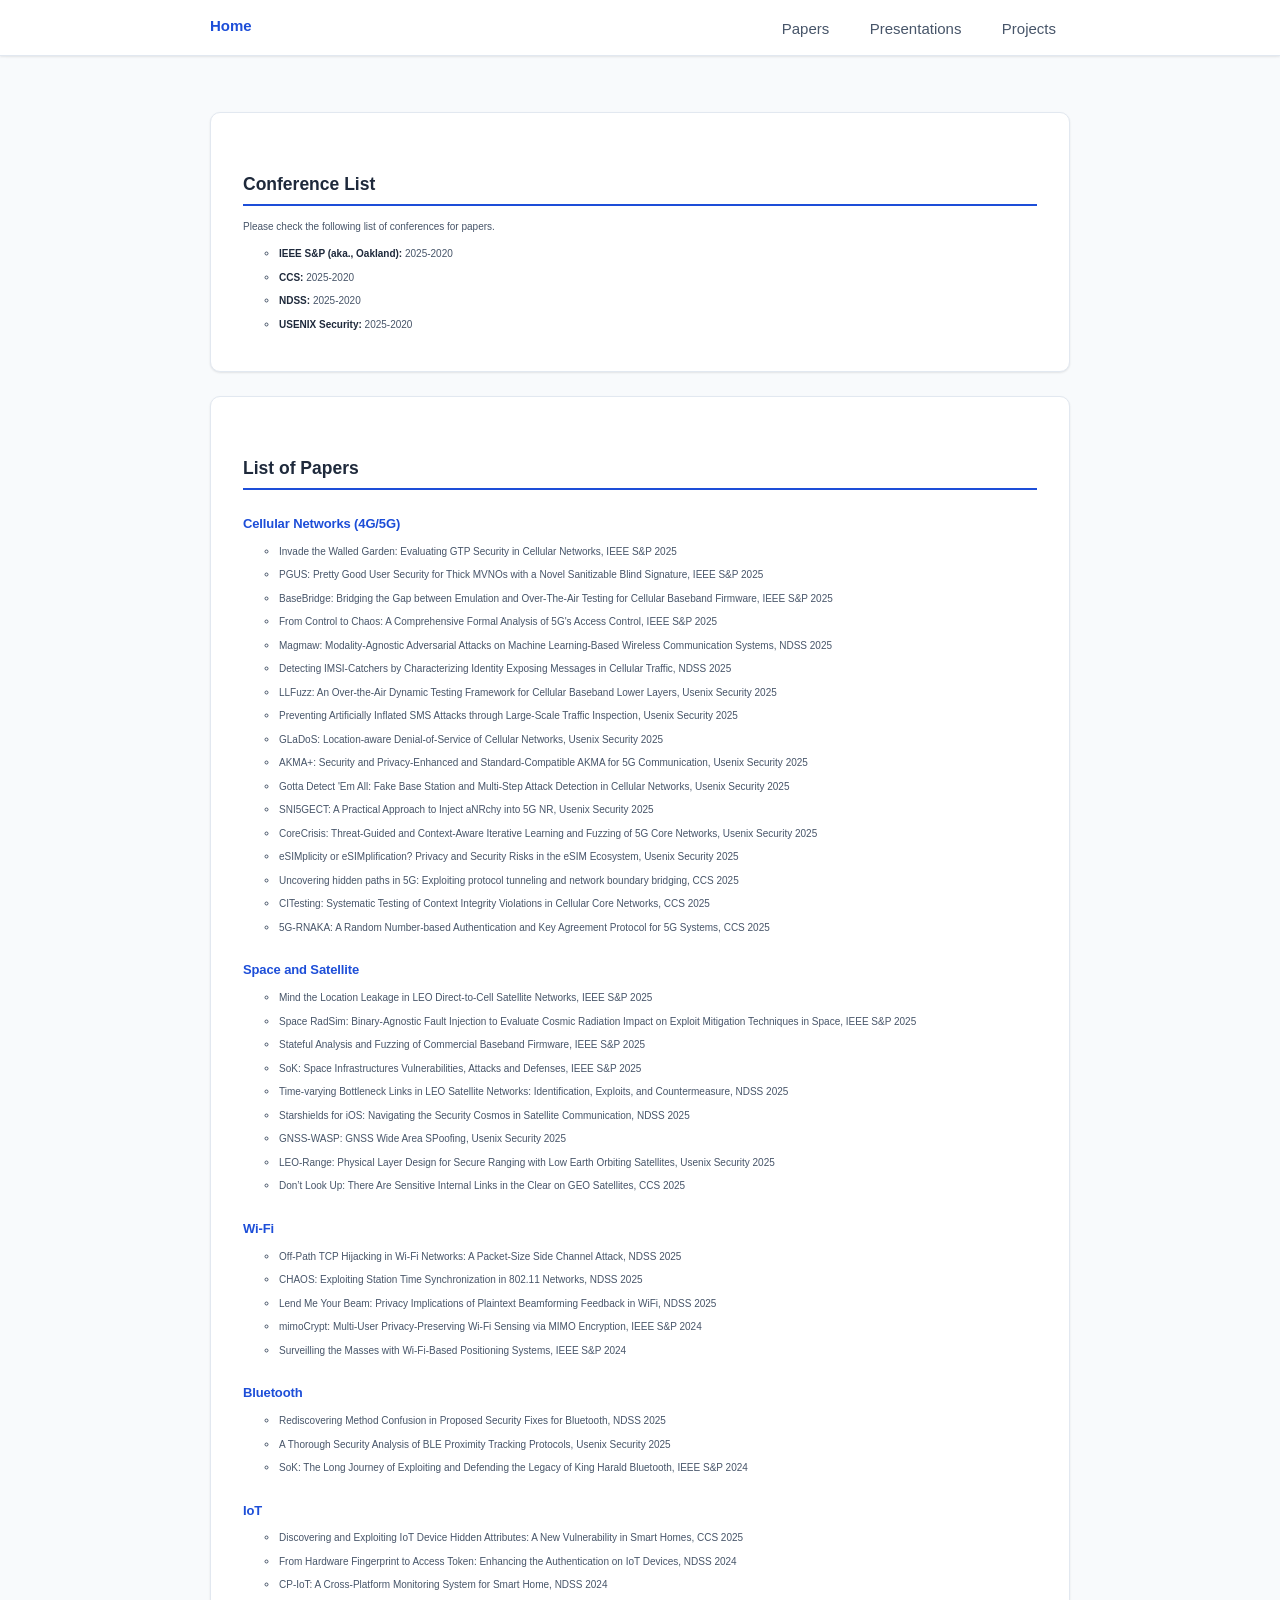
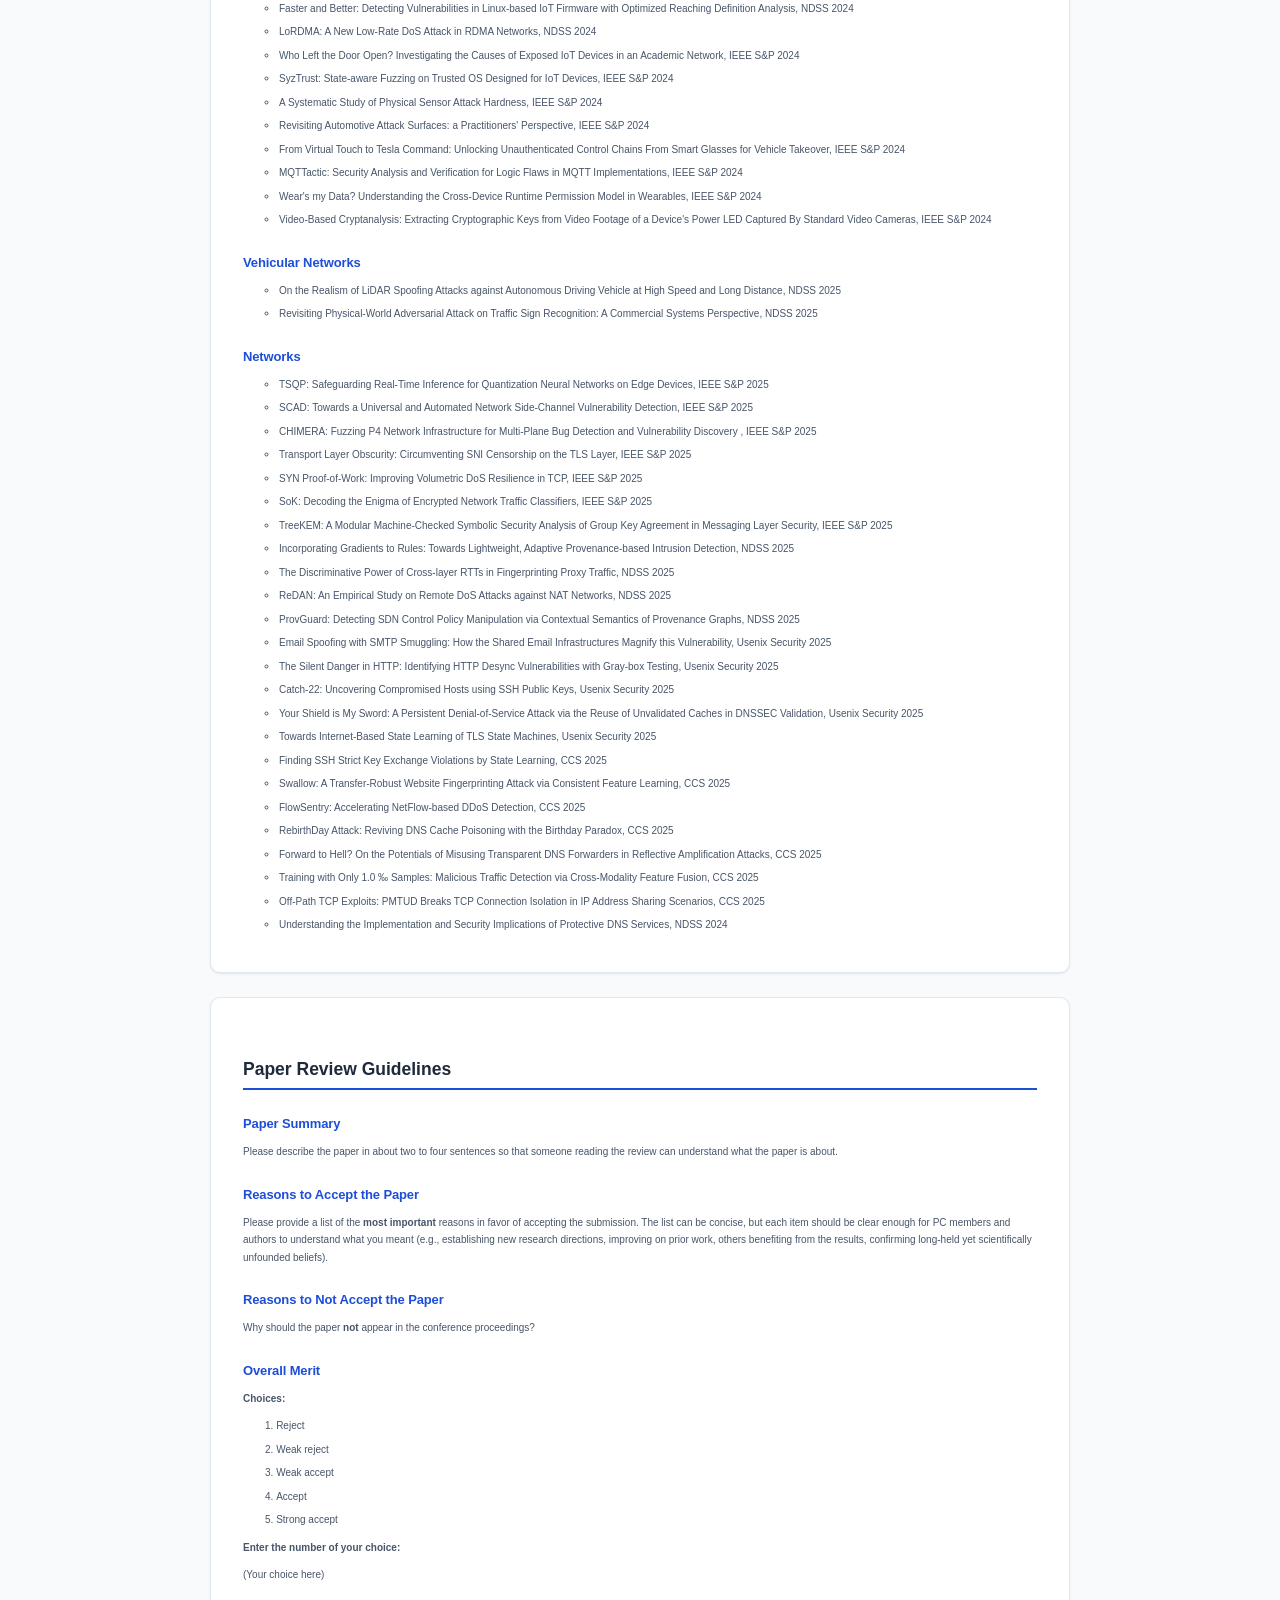
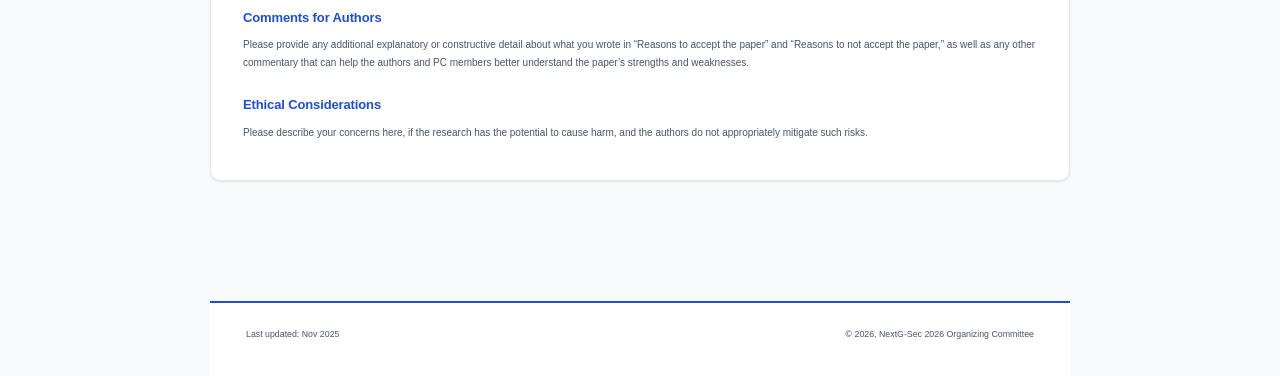
<file: papers.html>
<!DOCTYPE html>
<html>

<head>
  <meta charset="utf-8">
  <title>CS 6301: Papers</title>
  <meta name="description" content="NextG-Sec 2026 - Call for Papers">
  <meta name="viewport" content="width=device-width, initial-scale=1">
  <link rel="stylesheet" href="css/normalize.css">
  <link rel="stylesheet" href="css/skeleton.css">
  <link rel="stylesheet" href="css/main.css">
  <link rel="stylesheet" href="css/dropdown.css">
</head>

<body>
  <!-- <header class="site-header">
    <div class="container">
      <div class="row">
        <img class="header-image u-max-full-width" src="images/nextg-sec-banner.jpg" alt="NextG-Sec 2026">
      </div>
    </div>
  </header> -->

  <header class="site-menu">
    <div id="menu"></div>
    <script>
      fetch("components/menu.html")
        .then(response => response.text())
        .then(data => { document.getElementById("menu").innerHTML = data; });
    </script>
  </header>

  <div class="container">
    <div class="page">
<section>
  <h2>Conference List</h2>
  <p>Please check the following list of conferences for papers.</p>

  <ul>
    <li>
      <strong>IEEE S&amp;P (aka., Oakland):</strong>
      2025-2020
    </li>
    <li>
      <strong>CCS:</strong>
      2025-2020
    </li>
    <li>
      <strong>NDSS:</strong>
      2025-2020
    </li>
    <li>
      <strong>USENIX Security:</strong>
      2025-2020
    </li>
  </ul>
</section>

<section>
  <h2>List of Papers</h2>
  <h3>Cellular Networks (4G/5G)</h3>
  <ul>
    <li>Invade the Walled Garden: Evaluating GTP Security in Cellular Networks, IEEE S&P 2025</li>
    <li>PGUS: Pretty Good User Security for Thick MVNOs with a Novel Sanitizable Blind Signature, IEEE S&P 2025</li>
    <li>BaseBridge: Bridging the Gap between Emulation and Over-The-Air Testing for Cellular Baseband Firmware, IEEE S&P 2025</li>
    <li>From Control to Chaos: A Comprehensive Formal Analysis of 5G's Access Control, IEEE S&P 2025</li>
    <li>Magmaw: Modality-Agnostic Adversarial Attacks on Machine Learning-Based Wireless Communication Systems, NDSS 2025</li>
    <li>Detecting IMSI-Catchers by Characterizing Identity Exposing Messages in Cellular Traffic, NDSS 2025</li>
    <li>LLFuzz: An Over-the-Air Dynamic Testing Framework for Cellular Baseband Lower Layers, Usenix Security 2025</li>
    <li>Preventing Artificially Inflated SMS Attacks through Large-Scale Traffic Inspection, Usenix Security 2025</li>
    <li>GLaDoS: Location-aware Denial-of-Service of Cellular Networks, Usenix Security 2025</li>
    <li>AKMA+: Security and Privacy-Enhanced and Standard-Compatible AKMA for 5G Communication, Usenix Security 2025</li>
    <li>Gotta Detect 'Em All: Fake Base Station and Multi-Step Attack Detection in Cellular Networks, Usenix Security 2025</li>
    <li>SNI5GECT: A Practical Approach to Inject aNRchy into 5G NR, Usenix Security 2025</li>
    <li>CoreCrisis: Threat-Guided and Context-Aware Iterative Learning and Fuzzing of 5G Core Networks, Usenix Security 2025</li>
    <li>eSIMplicity or eSIMplification? Privacy and Security Risks in the eSIM Ecosystem, Usenix Security 2025</li>
    <li>Uncovering hidden paths in 5G: Exploiting protocol tunneling and network boundary bridging, CCS 2025</li>
    <li>CITesting: Systematic Testing of Context Integrity Violations in Cellular Core Networks, CCS 2025</li>
    <li>5G-RNAKA: A Random Number-based Authentication and Key Agreement Protocol for 5G Systems, CCS 2025</li>
  </ul>

  <h3>Space and Satellite</h3>
  <ul>
    <li>Mind the Location Leakage in LEO Direct-to-Cell Satellite Networks, IEEE S&P 2025</li>
    <li>Space RadSim: Binary-Agnostic Fault Injection to Evaluate Cosmic Radiation Impact on Exploit Mitigation Techniques in Space, IEEE S&P 2025</li>
    <li>Stateful Analysis and Fuzzing of Commercial Baseband Firmware, IEEE S&P 2025</li>
    <li>SoK: Space Infrastructures Vulnerabilities, Attacks and Defenses, IEEE S&P 2025</li>
    <li>Time-varying Bottleneck Links in LEO Satellite Networks: Identification, Exploits, and Countermeasure, NDSS 2025</li>
    <li>Starshields for iOS: Navigating the Security Cosmos in Satellite Communication, NDSS 2025</li>
    <li>GNSS-WASP: GNSS Wide Area SPoofing, Usenix Security 2025</li>
    <li>LEO-Range: Physical Layer Design for Secure Ranging with Low Earth Orbiting Satellites, Usenix Security 2025</li>
    <li>Don’t Look Up: There Are Sensitive Internal Links in the Clear on GEO Satellites, CCS 2025</li>
  
  
  </ul>

  <h3>Wi-Fi</h3>
  <ul>
    <li>Off-Path TCP Hijacking in Wi-Fi Networks: A Packet-Size Side Channel Attack, NDSS 2025</li>
    <li>CHAOS: Exploiting Station Time Synchronization in 802.11 Networks, NDSS 2025</li>
    <li>Lend Me Your Beam: Privacy Implications of Plaintext Beamforming Feedback in WiFi, NDSS 2025</li>
    <li>mimoCrypt: Multi-User Privacy-Preserving Wi-Fi Sensing via MIMO Encryption, IEEE S&P 2024</li>
    <li>Surveilling the Masses with Wi-Fi-Based Positioning Systems, IEEE S&P 2024</li>
  </ul>


  <h3>Bluetooth</h3>
  <ul>
    <li>Rediscovering Method Confusion in Proposed Security Fixes for Bluetooth, NDSS 2025</li>
    <li>A Thorough Security Analysis of BLE Proximity Tracking Protocols, Usenix Security 2025</li>
    <li>SoK: The Long Journey of Exploiting and Defending the Legacy of King Harald Bluetooth, IEEE S&P 2024</li>
  </ul>

  <h3>IoT</h3>
  <ul>
    <li>Discovering and Exploiting IoT Device Hidden Attributes: A New Vulnerability in Smart Homes, CCS 2025</li>
    <li>From Hardware Fingerprint to Access Token: Enhancing the Authentication on IoT Devices, NDSS 2024</li>
    <li>CP-IoT: A Cross-Platform Monitoring System for Smart Home, NDSS 2024</li>
    <li>Faster and Better: Detecting Vulnerabilities in Linux-based IoT Firmware with Optimized Reaching Definition Analysis, NDSS 2024</li>
    <li>LoRDMA: A New Low-Rate DoS Attack in RDMA Networks, NDSS 2024</li>
    <li>Who Left the Door Open? Investigating the Causes of Exposed IoT Devices in an Academic Network, IEEE S&P 2024</li>
    <li>SyzTrust: State-aware Fuzzing on Trusted OS Designed for IoT Devices, IEEE S&P 2024</li>
    <li>A Systematic Study of Physical Sensor Attack Hardness, IEEE S&P 2024</li>
    <li>Revisiting Automotive Attack Surfaces: a Practitioners' Perspective, IEEE S&P 2024</li>
    <li>From Virtual Touch to Tesla Command: Unlocking Unauthenticated Control Chains From Smart Glasses for Vehicle Takeover, IEEE S&P 2024</li>
    <li>MQTTactic: Security Analysis and Verification for Logic Flaws in MQTT Implementations, IEEE S&P 2024</li>
    <li>Wear's my Data? Understanding the Cross-Device Runtime Permission Model in Wearables, IEEE S&P 2024</li>
    <li>Video-Based Cryptanalysis: Extracting Cryptographic Keys from Video Footage of a Device's Power LED Captured By Standard Video Cameras, IEEE S&P 2024</li>


  </ul>

  <h3>Vehicular Networks</h3>
  <ul>
    <li>On the Realism of LiDAR Spoofing Attacks against Autonomous Driving Vehicle at High Speed and Long Distance, NDSS 2025</li>
    <li>Revisiting Physical-World Adversarial Attack on Traffic Sign Recognition: A Commercial Systems Perspective, NDSS 2025</li>
  </ul>


  <h3>Networks</h3>
  <ul>
    <li>TSQP: Safeguarding Real-Time Inference for Quantization Neural Networks on Edge Devices, IEEE S&P 2025</li>
    <li>SCAD: Towards a Universal and Automated Network Side-Channel Vulnerability Detection, IEEE S&P 2025</li>
    <li>CHIMERA: Fuzzing P4 Network Infrastructure for Multi-Plane Bug Detection and Vulnerability Discovery , IEEE S&P 2025</li>
    <li>Transport Layer Obscurity: Circumventing SNI Censorship on the TLS Layer, IEEE S&P 2025</li>
    <li>SYN Proof-of-Work: Improving Volumetric DoS Resilience in TCP, IEEE S&P 2025</li>
    <li>SoK: Decoding the Enigma of Encrypted Network Traffic Classifiers, IEEE S&P 2025</li>
    <li>TreeKEM: A Modular Machine-Checked Symbolic Security Analysis of Group Key Agreement in Messaging Layer Security, IEEE S&P 2025</li>
    <li>Incorporating Gradients to Rules: Towards Lightweight, Adaptive Provenance-based Intrusion Detection, NDSS 2025</li>
    <li>The Discriminative Power of Cross-layer RTTs in Fingerprinting Proxy Traffic, NDSS 2025</li>
    <li>ReDAN: An Empirical Study on Remote DoS Attacks against NAT Networks, NDSS 2025</li>
    <li>ProvGuard: Detecting SDN Control Policy Manipulation via Contextual Semantics of Provenance Graphs, NDSS 2025</li>
    <li>Email Spoofing with SMTP Smuggling: How the Shared Email Infrastructures Magnify this Vulnerability, Usenix Security 2025</li>
    <li>The Silent Danger in HTTP: Identifying HTTP Desync Vulnerabilities with Gray-box Testing, Usenix Security 2025</li>
    <li>Catch-22: Uncovering Compromised Hosts using SSH Public Keys, Usenix Security 2025</li>
    <li>Your Shield is My Sword: A Persistent Denial-of-Service Attack via the Reuse of Unvalidated Caches in DNSSEC Validation, Usenix Security 2025</li>
    <li>Towards Internet-Based State Learning of TLS State Machines, Usenix Security 2025</li>
    <li>Finding SSH Strict Key Exchange Violations by State Learning, CCS 2025</li>
    <li>Swallow: A Transfer-Robust Website Fingerprinting Attack via Consistent Feature Learning, CCS 2025</li>
    <li>FlowSentry: Accelerating NetFlow-based DDoS Detection, CCS 2025</li>
    <li>RebirthDay Attack: Reviving DNS Cache Poisoning with the Birthday Paradox, CCS 2025</li>
    <li>Forward to Hell? On the Potentials of Misusing Transparent DNS Forwarders in Reflective Amplification Attacks, CCS 2025</li>
    <li>Training with Only 1.0 ‰ Samples: Malicious Traffic Detection via Cross-Modality Feature Fusion, CCS 2025</li>
    <li>Off-Path TCP Exploits: PMTUD Breaks TCP Connection Isolation in IP Address Sharing Scenarios, CCS 2025</li>
    <li>Understanding the Implementation and Security Implications of Protective DNS Services, NDSS 2024</li>
  
  
  
  </ul>
</section>


<section>
  <h2>Paper Review Guidelines</h2>

  <h3>Paper Summary</h3>
  <p>
    Please describe the paper in about two to four sentences so that someone reading the
    review can understand what the paper is about.
  </p>

  <h3>Reasons to Accept the Paper</h3>
  <p>
    Please provide a list of the <strong>most important</strong> reasons in favor of
    accepting the submission. The list can be concise, but each item should be clear
    enough for PC members and authors to understand what you meant (e.g., establishing
    new research directions, improving on prior work, others benefiting from the results,
    confirming long-held yet scientifically unfounded beliefs).
  </p>


  <h3>Reasons to Not Accept the Paper</h3>
  <p>Why should the paper <strong>not</strong> appear in the conference proceedings?</p>


  <h3>Overall Merit</h3>
  <p><strong>Choices:</strong></p>
  <ol>
    <li>Reject</li>
    <li>Weak reject</li>
    <li>Weak accept</li>
    <li>Accept</li>
    <li>Strong accept</li>
  </ol>
  <p><strong>Enter the number of your choice:</strong></p>
  <p>(Your choice here)</p>

  <h3>Comments for Authors</h3>
  <p>
    Please provide any additional explanatory or constructive detail about what you wrote
    in “Reasons to accept the paper” and “Reasons to not accept the paper,” as well as
    any other commentary that can help the authors and PC members better understand the
    paper’s strengths and weaknesses.
  </p>

  <h3>Ethical Considerations</h3>
  <p>
    Please describe your concerns here, if the research has the potential to cause harm,
    and the authors do not appropriately mitigate such risks.
  </p>
</section>



    </div>
  </div>

  <footer class="site-footer">
    <div id="sponsors"></div>
    <script>
      fetch("components/sponsors.html")
        .then(response => response.text())
        .then(data => { document.getElementById("sponsors").innerHTML = data; });
    </script>
  </footer>
</body>

</html>
</file>
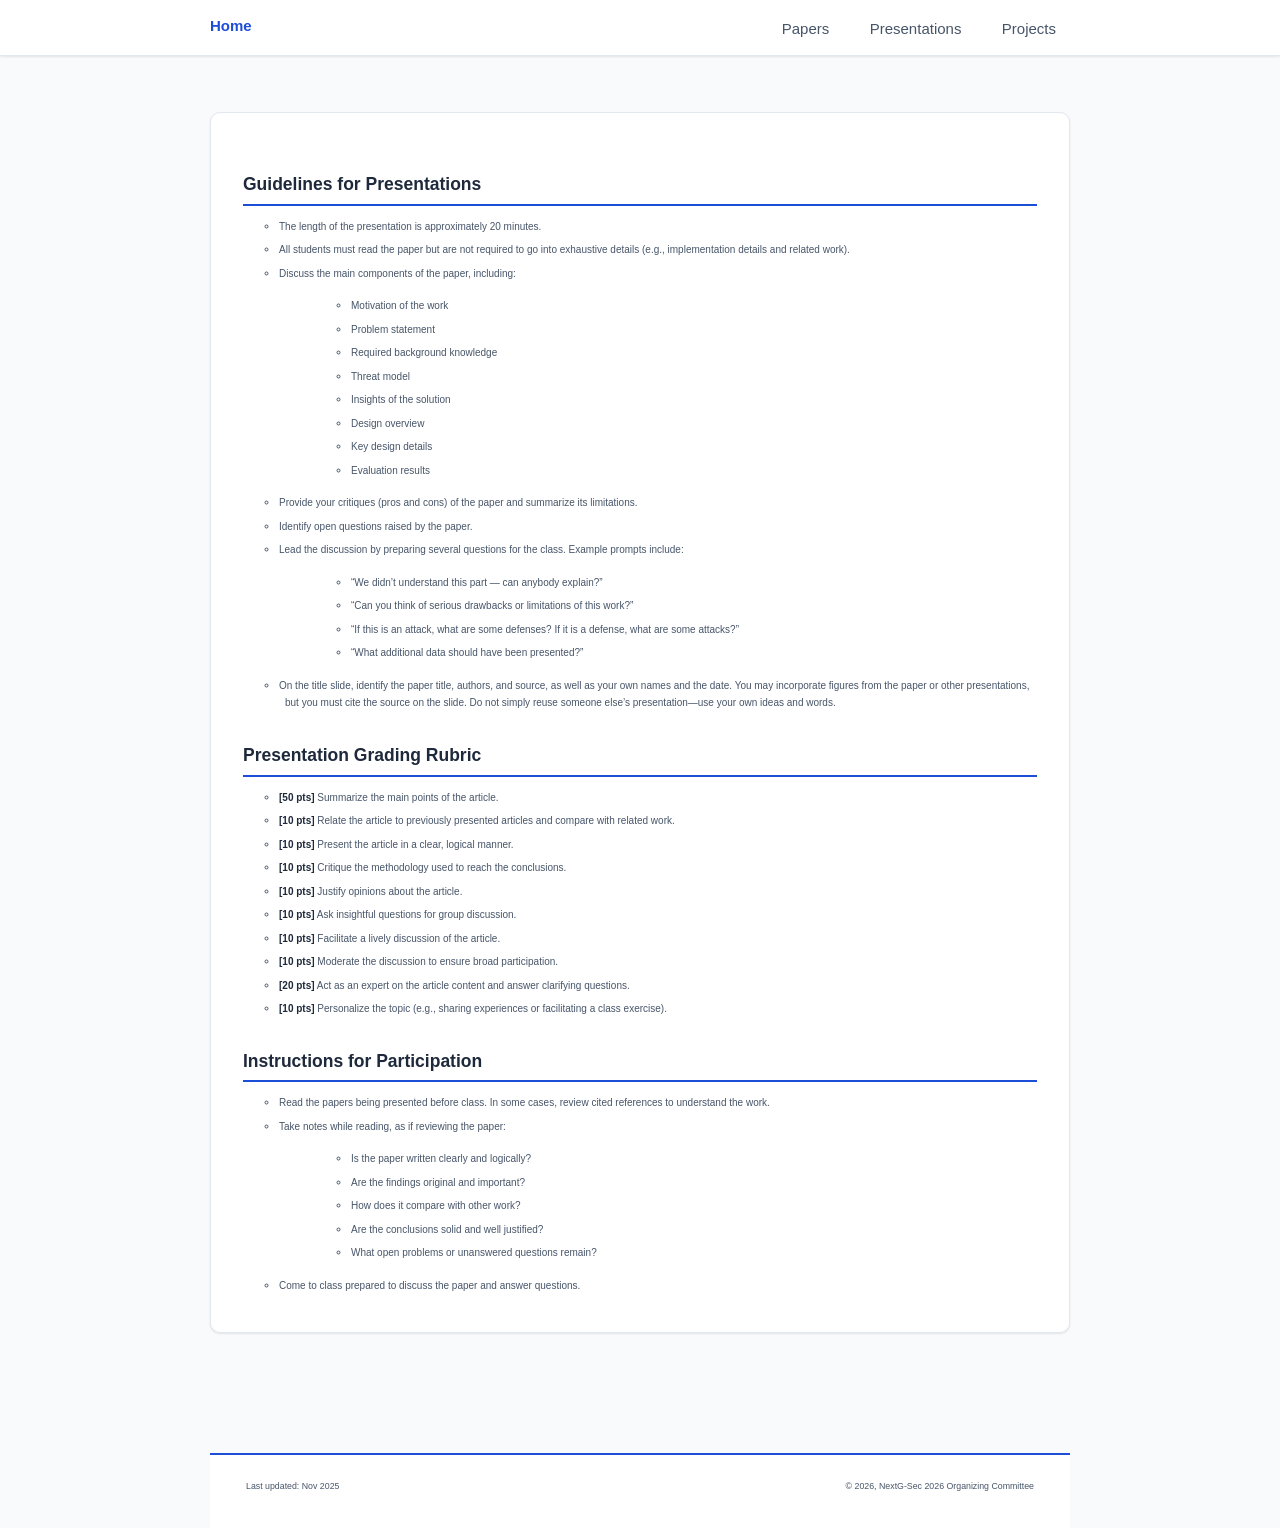
<file: presentations.html>
<!DOCTYPE html>
<html>

<head>
  <meta charset="utf-8">
  <title>CS 6301: Presentations</title>
  <meta name="description" content="NextG-Sec 2026 Workshop - Organizers">
  <meta name="viewport" content="width=device-width, initial-scale=1">
  <link rel="stylesheet" href="css/normalize.css">
  <link rel="stylesheet" href="css/skeleton.css">
  <link rel="stylesheet" href="css/main.css">
  <link rel="stylesheet" href="css/dropdown.css">
</head>

<body>
  <!-- <header class="site-header">
    <div class="container">
      <div class="row">
        <img class="header-image u-max-full-width" src="images/nextg-sec-banner.jpg" alt="NextG-Sec 2026">
      </div>
    </div>
  </header> -->

  <header class="site-menu">
    <div id="menu"></div>
    <script>
      fetch("components/menu.html")
        .then(response => response.text())
        .then(data => { document.getElementById("menu").innerHTML = data; });
    </script>
  </header>

  <div class="container">
    <div class="page">
      <!-- <h2>Presentation Guidelines</h2> -->
<section>
  <h2>Guidelines for Presentations</h2>

  <ul>
    <li>The length of the presentation is approximately 20 minutes.</li>
    <li>All students must read the paper but are not required to go into exhaustive details (e.g., implementation details and related work).</li>
    <li>
      Discuss the main components of the paper, including:
      <ul>
        <li>Motivation of the work</li>
        <li>Problem statement</li>
        <li>Required background knowledge</li>
        <li>Threat model</li>
        <li>Insights of the solution</li>
        <li>Design overview</li>
        <li>Key design details</li>
        <li>Evaluation results</li>
      </ul>
    </li>
    <li>Provide your critiques (pros and cons) of the paper and summarize its limitations.</li>
    <li>Identify open questions raised by the paper.</li>
    <li>
      Lead the discussion by preparing several questions for the class. Example prompts include:
      <ul>
        <li>“We didn’t understand this part — can anybody explain?”</li>
        <li>“Can you think of serious drawbacks or limitations of this work?”</li>
        <li>“If this is an attack, what are some defenses? If it is a defense, what are some attacks?”</li>
        <li>“What additional data should have been presented?”</li>
      </ul>
    </li>
    <li>
      On the title slide, identify the paper title, authors, and source, as well as your own names and the date.
      You may incorporate figures from the paper or other presentations, but you must cite the source on the slide.
      Do not simply reuse someone else’s presentation—use your own ideas and words.
    </li>
  </ul>

  <h2>Presentation Grading Rubric</h2>
  <ul>
    <li><strong>[50 pts]</strong> Summarize the main points of the article.</li>
    <li><strong>[10 pts]</strong> Relate the article to previously presented articles and compare with related work.</li>
    <li><strong>[10 pts]</strong> Present the article in a clear, logical manner.</li>
    <li><strong>[10 pts]</strong> Critique the methodology used to reach the conclusions.</li>
    <li><strong>[10 pts]</strong> Justify opinions about the article.</li>
    <li><strong>[10 pts]</strong> Ask insightful questions for group discussion.</li>
    <li><strong>[10 pts]</strong> Facilitate a lively discussion of the article.</li>
    <li><strong>[10 pts]</strong> Moderate the discussion to ensure broad participation.</li>
    <li><strong>[20 pts]</strong> Act as an expert on the article content and answer clarifying questions.</li>
    <li><strong>[10 pts]</strong> Personalize the topic (e.g., sharing experiences or facilitating a class exercise).</li>
  </ul>

  <h2>Instructions for Participation</h2>
  <ul>
    <li>Read the papers being presented before class. In some cases, review cited references to understand the work.</li>
    <li>
      Take notes while reading, as if reviewing the paper:
      <ul>
        <li>Is the paper written clearly and logically?</li>
        <li>Are the findings original and important?</li>
        <li>How does it compare with other work?</li>
        <li>Are the conclusions solid and well justified?</li>
        <li>What open problems or unanswered questions remain?</li>
      </ul>
    </li>
    <li>Come to class prepared to discuss the paper and answer questions.</li>
  </ul>
</section>

    </div>
  </div>

  <footer class="site-footer">
    <div id="sponsors"></div>
    <script>
      fetch("components/sponsors.html")
        .then(response => response.text())
        .then(data => { document.getElementById("sponsors").innerHTML = data; });
    </script>
  </footer>
</body>

</html>
</file>
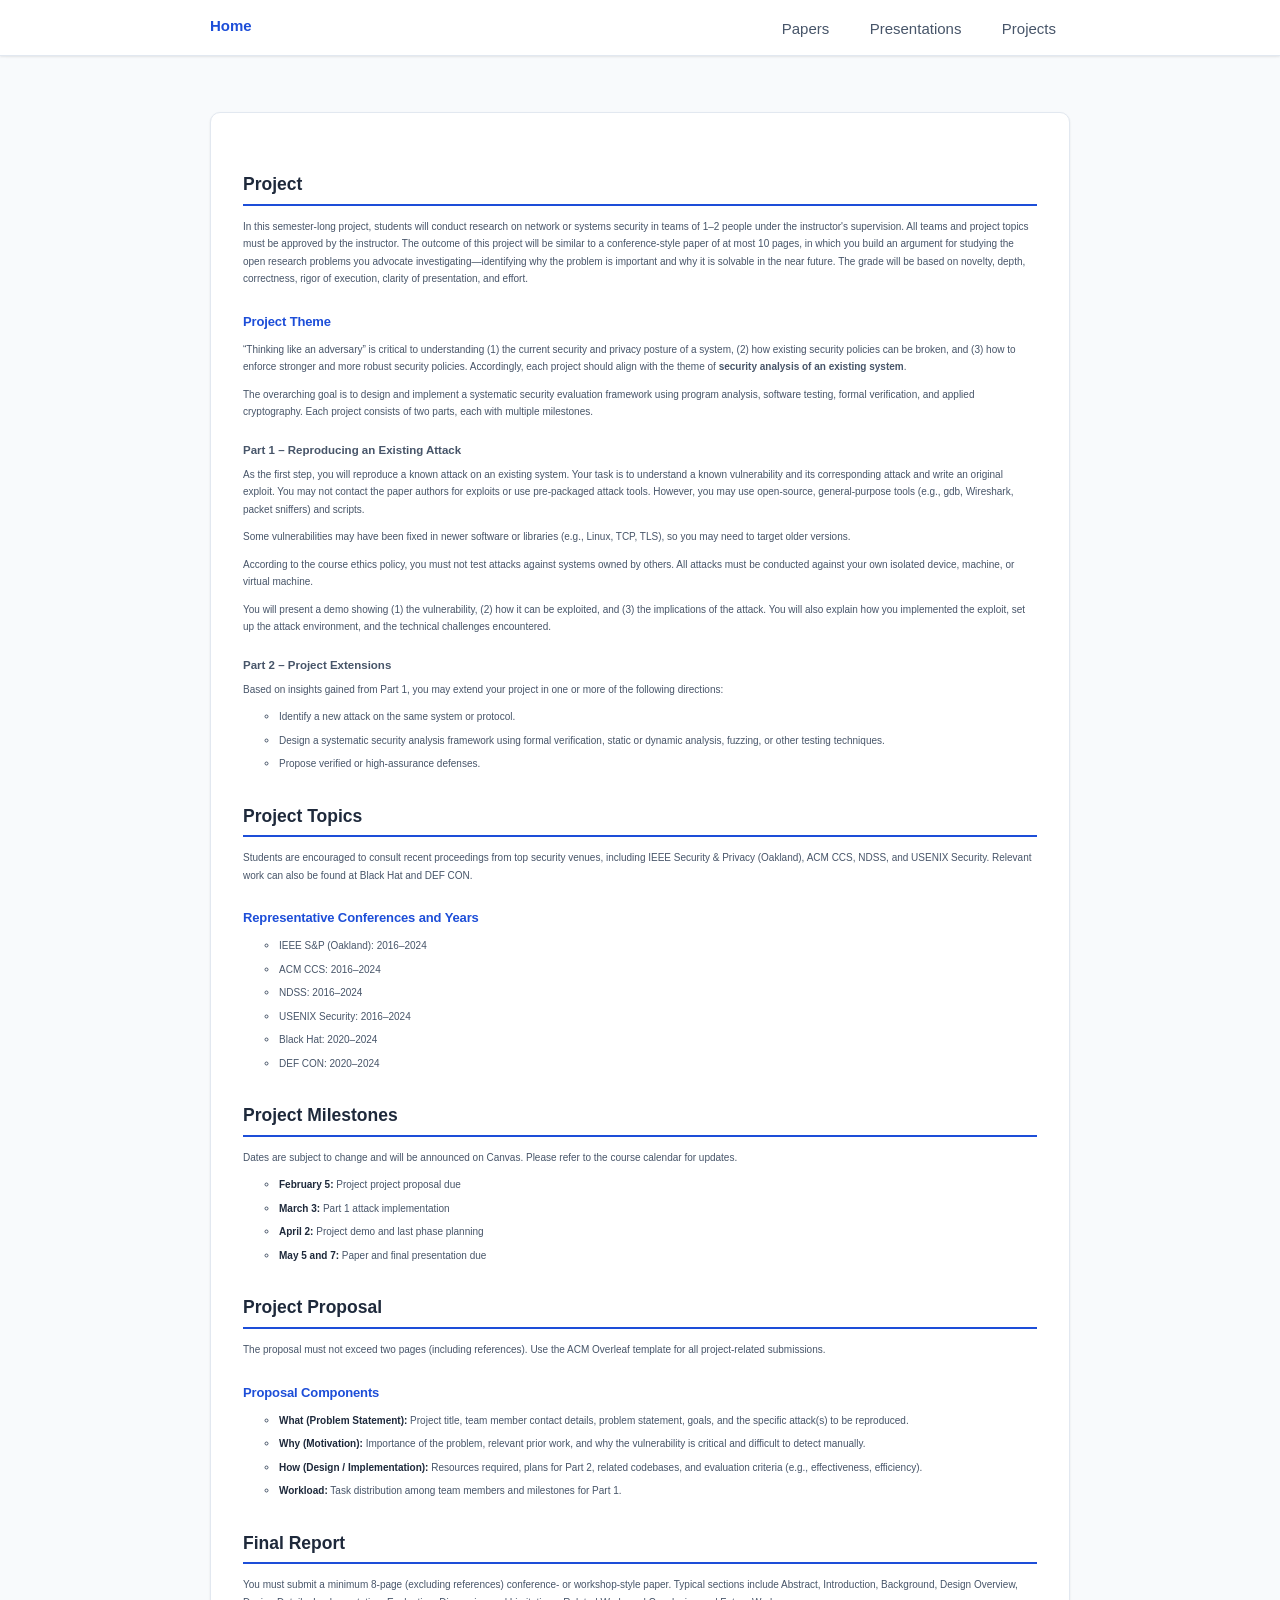
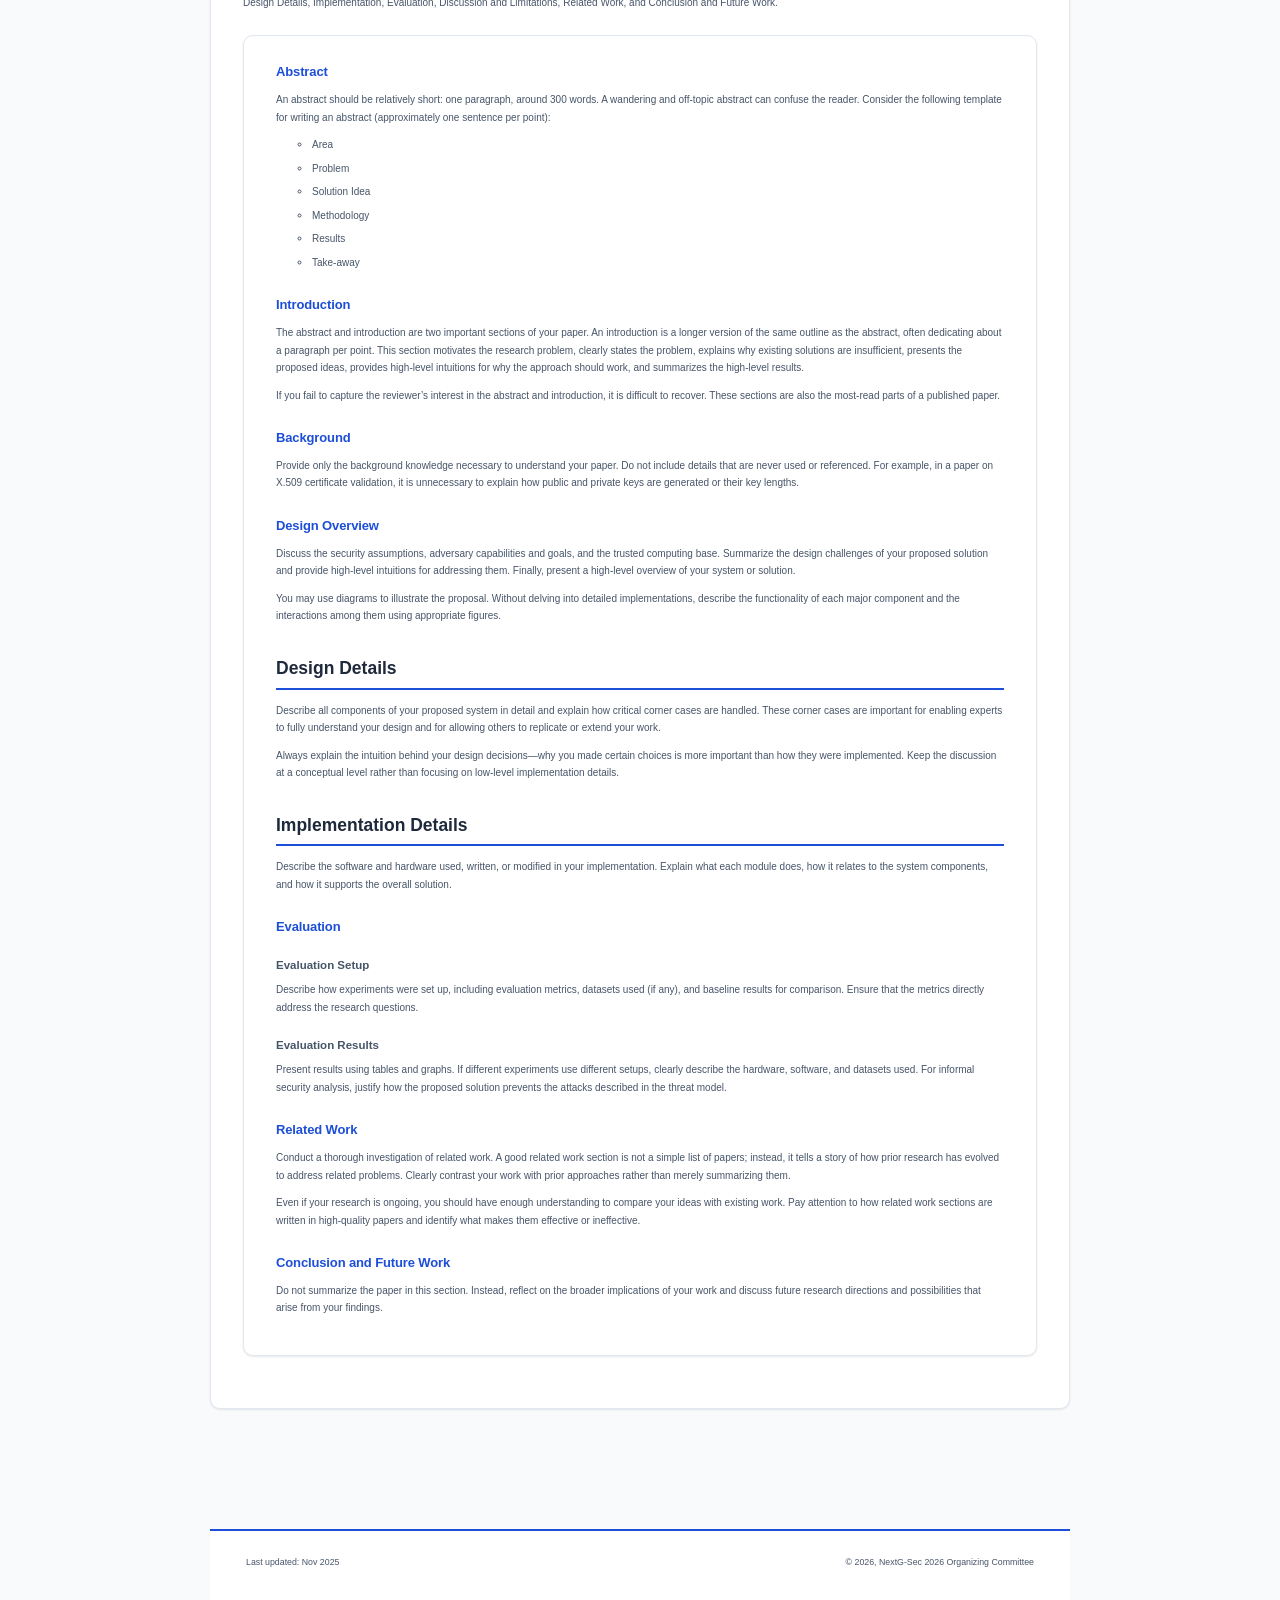
<file: projects.html>
<!DOCTYPE html>
<html>

<head>
  <meta charset="utf-8">
  <title>NextG-Sec 2026: Venue</title>
  <meta name="description" content="NextG-Sec 2026 Workshop - Venue Information">
  <meta name="viewport" content="width=device-width, initial-scale=1">
  <link rel="stylesheet" href="css/normalize.css">
  <link rel="stylesheet" href="css/skeleton.css">
  <link rel="stylesheet" href="css/main.css">
  <link rel="stylesheet" href="css/dropdown.css">
</head>

<body>
  <!-- <header class="site-header">
    <div class="container">
      <div class="row">
        <img class="header-image u-max-full-width" src="images/nextg-sec-banner.jpg" alt="NextG-Sec 2026">
      </div>
    </div>
  </header> -->

  <header class="site-menu">
    <div id="menu"></div>
    <script>
      fetch("components/menu.html")
        .then(response => response.text())
        .then(data => { document.getElementById("menu").innerHTML = data; });
    </script>
  </header>

  <div class="container">
    <div class="page">
<section>
  <h2>Project</h2>
  <p>
    In this semester-long project, students will conduct research on network or systems
    security in teams of 1–2 people under the instructor's supervision. All teams and
    project topics must be approved by the instructor. The outcome of this project will
    be similar to a conference-style paper of at most 10 pages, in which you build an
    argument for studying the open research problems you advocate investigating—identifying
    why the problem is important and why it is solvable in the near future. The grade will
    be based on novelty, depth, correctness, rigor of execution, clarity of presentation,
    and effort.
  </p>

  <h3>Project Theme</h3>
  <p>
    “Thinking like an adversary” is critical to understanding (1) the current security and
    privacy posture of a system, (2) how existing security policies can be broken, and
    (3) how to enforce stronger and more robust security policies. Accordingly, each
    project should align with the theme of <strong>security analysis of an existing system</strong>.
  </p>
  <p>
    The overarching goal is to design and implement a systematic security evaluation
    framework using program analysis, software testing, formal verification, and applied
    cryptography. Each project consists of two parts, each with multiple milestones.
  </p>

  <h4>Part 1 – Reproducing an Existing Attack</h4>
  <p>
    As the first step, you will reproduce a known attack on an existing system. Your task
    is to understand a known vulnerability and its corresponding attack and write an
    original exploit. You may not contact the paper authors for exploits or use
    pre-packaged attack tools. However, you may use open-source, general-purpose tools
    (e.g., gdb, Wireshark, packet sniffers) and scripts.
  </p>
  <p>
    Some vulnerabilities may have been fixed in newer software or libraries (e.g., Linux,
    TCP, TLS), so you may need to target older versions.
  </p>
  <p>
    According to the course ethics policy, you must not test attacks against systems owned
    by others. All attacks must be conducted against your own isolated device, machine,
    or virtual machine.
  </p>
  <p>
    You will present a demo showing (1) the vulnerability, (2) how it can be exploited,
    and (3) the implications of the attack. You will also explain how you implemented the
    exploit, set up the attack environment, and the technical challenges encountered.
  </p>

  <h4>Part 2 – Project Extensions</h4>
  <p>
    Based on insights gained from Part 1, you may extend your project in one or more of
    the following directions:
  </p>
  <ul>
    <li>Identify a new attack on the same system or protocol.</li>
    <li>Design a systematic security analysis framework using formal verification, static or dynamic analysis, fuzzing, or other testing techniques.</li>
    <li>Propose verified or high-assurance defenses.</li>
  </ul>

  <h2>Project Topics</h2>
  <p>
    Students are encouraged to consult recent proceedings from top security venues,
    including IEEE Security &amp; Privacy (Oakland), ACM CCS, NDSS, and USENIX Security.
    Relevant work can also be found at Black Hat and DEF CON.
  </p>

  <h3>Representative Conferences and Years</h3>
  <ul>
    <li>IEEE S&amp;P (Oakland): 2016–2024</li>
    <li>ACM CCS: 2016–2024</li>
    <li>NDSS: 2016–2024</li>
    <li>USENIX Security: 2016–2024</li>
    <li>Black Hat: 2020–2024</li>
    <li>DEF CON: 2020–2024</li>
  </ul>

  <h2>Project Milestones</h2>
  <p>
    Dates are subject to change and will be announced on Canvas. Please refer to the
    course calendar for updates.
  </p>
  <ul>
    <li><strong>February 5:</strong> Project project proposal due</li>
    <li><strong>March 3:</strong> Part 1 attack implementation</li>
    <li><strong>April 2:</strong> Project demo and last phase planning</li>
    <li><strong>May 5 and 7:</strong> Paper and final presentation due</li>
  </ul>

  <h2>Project Proposal</h2>
  <p>
    The proposal must not exceed two pages (including references). Use the ACM Overleaf
    template for all project-related submissions.
  </p>

  <h3>Proposal Components</h3>
  <ul>
    <li>
      <strong>What (Problem Statement):</strong> Project title, team member contact
      details, problem statement, goals, and the specific attack(s) to be reproduced.
    </li>
    <li>
      <strong>Why (Motivation):</strong> Importance of the problem, relevant prior work,
      and why the vulnerability is critical and difficult to detect manually.
    </li>
    <li>
      <strong>How (Design / Implementation):</strong> Resources required, plans for Part 2,
      related codebases, and evaluation criteria (e.g., effectiveness, efficiency).
    </li>
    <li>
      <strong>Workload:</strong> Task distribution among team members and milestones for
      Part 1.
    </li>
  </ul>

  <h2>Final Report</h2>
  <p>
    You must submit a minimum 8-page (excluding references) conference- or workshop-style
    paper. Typical sections include Abstract, Introduction, Background, Design Overview,
    Design Details, Implementation, Evaluation, Discussion and Limitations, Related Work,
    and Conclusion and Future Work.
  </p>

<section>
  <h3>Abstract</h3>
  <p>
    An abstract should be relatively short: one paragraph, around 300 words. A wandering
    and off-topic abstract can confuse the reader. Consider the following template for
    writing an abstract (approximately one sentence per point):
  </p>
  <ul>
    <li>Area</li>
    <li>Problem</li>
    <li>Solution Idea</li>
    <li>Methodology</li>
    <li>Results</li>
    <li>Take-away</li>
  </ul>

  <h3>Introduction</h3>
  <p>
    The abstract and introduction are two important sections of your paper. An introduction
    is a longer version of the same outline as the abstract, often dedicating about a
    paragraph per point. This section motivates the research problem, clearly states the
    problem, explains why existing solutions are insufficient, presents the proposed ideas,
    provides high-level intuitions for why the approach should work, and summarizes the
    high-level results.
  </p>
  <p>
    If you fail to capture the reviewer’s interest in the abstract and introduction, it is
    difficult to recover. These sections are also the most-read parts of a published paper.
  </p>

  <h3>Background</h3>
  <p>
    Provide only the background knowledge necessary to understand your paper. Do not include
    details that are never used or referenced. For example, in a paper on X.509 certificate
    validation, it is unnecessary to explain how public and private keys are generated or
    their key lengths.
  </p>

  <h3>Design Overview</h3>
  <p>
    Discuss the security assumptions, adversary capabilities and goals, and the trusted
    computing base. Summarize the design challenges of your proposed solution and provide
    high-level intuitions for addressing them. Finally, present a high-level overview of
    your system or solution.
  </p>
  <p>
    You may use diagrams to illustrate the proposal. Without delving into detailed
    implementations, describe the functionality of each major component and the interactions
    among them using appropriate figures.
  </p>

  <h2>Design Details</h2>
  <p>
    Describe all components of your proposed system in detail and explain how critical
    corner cases are handled. These corner cases are important for enabling experts to
    fully understand your design and for allowing others to replicate or extend your work.
  </p>
  <p>
    Always explain the intuition behind your design decisions—why you made certain choices
    is more important than how they were implemented. Keep the discussion at a conceptual
    level rather than focusing on low-level implementation details.
  </p>

  <h2>Implementation Details</h2>
  <p>
    Describe the software and hardware used, written, or modified in your implementation.
    Explain what each module does, how it relates to the system components, and how it
    supports the overall solution.
  </p>

  <h3>Evaluation</h3>
  <h4>Evaluation Setup</h4>
  <p>
    Describe how experiments were set up, including evaluation metrics, datasets used (if
    any), and baseline results for comparison. Ensure that the metrics directly address
    the research questions.
  </p>

  <h4>Evaluation Results</h4>
  <p>
    Present results using tables and graphs. If different experiments use different setups,
    clearly describe the hardware, software, and datasets used. For informal security
    analysis, justify how the proposed solution prevents the attacks described in the
    threat model.
  </p>

  <h3>Related Work</h3>
  <p>
    Conduct a thorough investigation of related work. A good related work section is not a
    simple list of papers; instead, it tells a story of how prior research has evolved to
    address related problems. Clearly contrast your work with prior approaches rather than
    merely summarizing them.
  </p>
  <p>
    Even if your research is ongoing, you should have enough understanding to compare your
    ideas with existing work. Pay attention to how related work sections are written in
    high-quality papers and identify what makes them effective or ineffective.
  </p>

  <h3>Conclusion and Future Work</h3>
  <p>
    Do not summarize the paper in this section. Instead, reflect on the broader implications
    of your work and discuss future research directions and possibilities that arise from
    your findings.
  </p>
</section>


    </div>
  </div>

  <footer class="site-footer">
    <div id="sponsors"></div>
    <script>
      fetch("components/sponsors.html")
        .then(response => response.text())
        .then(data => { document.getElementById("sponsors").innerHTML = data; });
    </script>
  </footer>
</body>

</html>
</file>
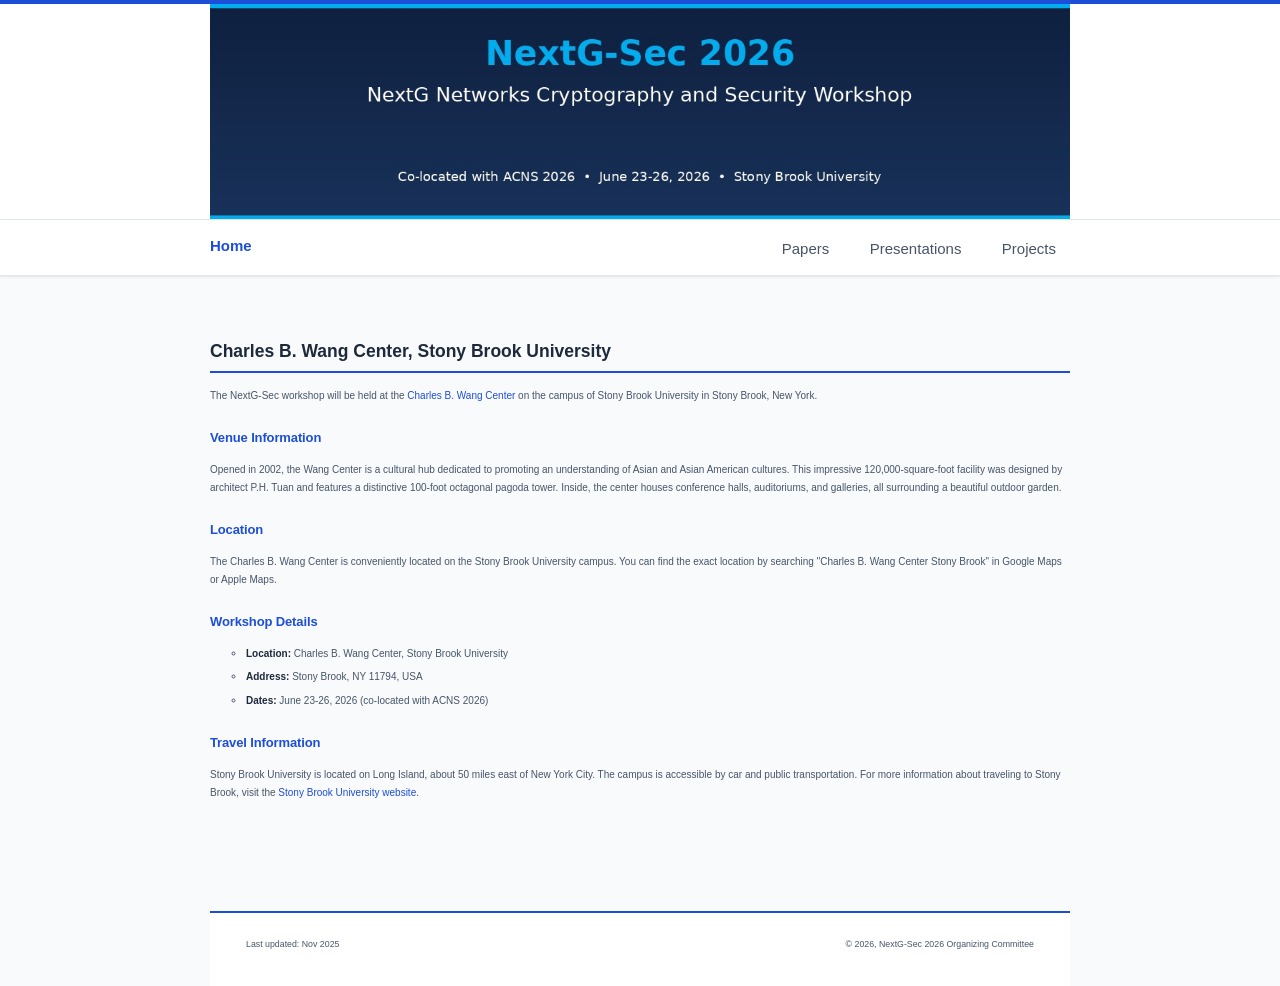
<file: venue.html>
<!DOCTYPE html>
<html>

<head>
  <meta charset="utf-8">
  <title>NextG-Sec 2026: Venue</title>
  <meta name="description" content="NextG-Sec 2026 Workshop - Venue Information">
  <meta name="viewport" content="width=device-width, initial-scale=1">
  <link rel="stylesheet" href="css/normalize.css">
  <link rel="stylesheet" href="css/skeleton.css">
  <link rel="stylesheet" href="css/main.css">
  <link rel="stylesheet" href="css/dropdown.css">
</head>

<body>
  <header class="site-header">
    <div class="container">
      <div class="row">
        <img class="header-image u-max-full-width" src="images/nextg-sec-banner.jpg" alt="NextG-Sec 2026">
      </div>
    </div>
  </header>

  <header class="site-menu">
    <div id="menu"></div>
    <script>
      fetch("components/menu.html")
        .then(response => response.text())
        .then(data => { document.getElementById("menu").innerHTML = data; });
    </script>
  </header>

  <div class="container">
    <div class="page">
      <h2>Charles B. Wang Center, Stony Brook University</h2>
      <p>The NextG-Sec workshop will be held at the <a href="https://www.stonybrook.edu/commcms/wang/">Charles B. Wang Center</a> on the campus of Stony Brook University in Stony Brook, New York.</p>

      <h3>Venue Information</h3>
      <p>Opened in 2002, the Wang Center is a cultural hub dedicated to promoting an understanding of Asian and Asian American cultures. This impressive 120,000-square-foot facility was designed by architect P.H. Tuan and features a distinctive 100-foot octagonal pagoda tower. Inside, the center houses conference halls, auditoriums, and galleries, all surrounding a beautiful outdoor garden.</p>

      <h3>Location</h3>
      <p>The Charles B. Wang Center is conveniently located on the Stony Brook University campus. You can find the exact location by searching "Charles B. Wang Center Stony Brook" in Google Maps or Apple Maps.</p>

      <h3>Workshop Details</h3>
      <ul>
        <li><strong>Location:</strong> Charles B. Wang Center, Stony Brook University</li>
        <li><strong>Address:</strong> Stony Brook, NY 11794, USA</li>
        <li><strong>Dates:</strong> June 23-26, 2026 (co-located with ACNS 2026)</li>
      </ul>

      <h3>Travel Information</h3>
      <p>Stony Brook University is located on Long Island, about 50 miles east of New York City. The campus is accessible by car and public transportation. For more information about traveling to Stony Brook, visit the <a href="https://www.stonybrook.edu/" target="_blank">Stony Brook University website</a>.</p>

    </div>
  </div>

  <footer class="site-footer">
    <div id="sponsors"></div>
    <script>
      fetch("components/sponsors.html")
        .then(response => response.text())
        .then(data => { document.getElementById("sponsors").innerHTML = data; });
    </script>
  </footer>
</body>

</html>
</file>
<file: css/skeleton.css>
/*
* Skeleton V2.0.4
* Copyright 2014, Dave Gamache
* www.getskeleton.com
* Free to use under the MIT license.
* http://www.opensource.org/licenses/mit-license.php
* 12/29/2014
*/


/* Table of contents
––––––––––––––––––––––––––––––––––––––––––––––––––
- Grid
- Base Styles
- Typography
- Links
- Buttons
- Forms
- Lists
- Code
- Tables
- Spacing
- Utilities
- Clearing
- Media Queries
*/


/* Grid
–––––––––––––––––––––––––––––––––––––––––––––––––– */
.container {
  position: relative;
  width: 100%;
  max-width: 860px;
  margin: 0 auto;
  padding: 0 20px;
  box-sizing: border-box; }
.column,
.columns {
  width: 100%;
  float: left;
  box-sizing: border-box; }

/* For devices larger than 400px */
@media (min-width: 400px) {
  .container {
    width: 85%;
    padding: 0; }
}

/* For devices larger than 550px */
@media (min-width: 550px) {
  .container {
    width: 80%; }
  .column,
  .columns {
    margin-left: 4%; }
  .column:first-child,
  .columns:first-child {
    margin-left: 0; }

  .one.column,
  .one.columns                    { width: 4.66666666667%; }
  .two.columns                    { width: 13.3333333333%; }
  .three.columns                  { width: 22%;            }
  .four.columns                   { width: 30.6666666667%; }
  .five.columns                   { width: 39.3333333333%; }
  .six.columns                    { width: 48%;            }
  .seven.columns                  { width: 56.6666666667%; }
  .eight.columns                  { width: 65.3333333333%; }
  .nine.columns                   { width: 74.0%;          }
  .ten.columns                    { width: 82.6666666667%; }
  .eleven.columns                 { width: 91.3333333333%; }
  .twelve.columns                 { width: 100%; margin-left: 0; }

  .one-third.column               { width: 30.6666666667%; }
  .two-thirds.column              { width: 65.3333333333%; }

  .one-half.column                { width: 48%; }

  /* Offsets */
  .offset-by-one.column,
  .offset-by-one.columns          { margin-left: 8.66666666667%; }
  .offset-by-two.column,
  .offset-by-two.columns          { margin-left: 17.3333333333%; }
  .offset-by-three.column,
  .offset-by-three.columns        { margin-left: 26%;            }
  .offset-by-four.column,
  .offset-by-four.columns         { margin-left: 34.6666666667%; }
  .offset-by-five.column,
  .offset-by-five.columns         { margin-left: 43.3333333333%; }
  .offset-by-six.column,
  .offset-by-six.columns          { margin-left: 52%;            }
  .offset-by-seven.column,
  .offset-by-seven.columns        { margin-left: 60.6666666667%; }
  .offset-by-eight.column,
  .offset-by-eight.columns        { margin-left: 69.3333333333%; }
  .offset-by-nine.column,
  .offset-by-nine.columns         { margin-left: 78.0%;          }
  .offset-by-ten.column,
  .offset-by-ten.columns          { margin-left: 86.6666666667%; }
  .offset-by-eleven.column,
  .offset-by-eleven.columns       { margin-left: 95.3333333333%; }

  .offset-by-one-third.column,
  .offset-by-one-third.columns    { margin-left: 34.6666666667%; }
  .offset-by-two-thirds.column,
  .offset-by-two-thirds.columns   { margin-left: 69.3333333333%; }

  .offset-by-one-half.column,
  .offset-by-one-half.columns     { margin-left: 52%; }

}


/* Base Styles
–––––––––––––––––––––––––––––––––––––––––––––––––– */
/* NOTE
html is set to 62.5% so that all the REM measurements throughout Skeleton
are based on 10px sizing. So basically 1.5rem = 15px :) */
html {
  font-size: 62.5%;
  height: 100%;
  overflow-y: scroll;
}
body {
  font-size: 1.5em; /* currently ems cause chrome bug misinterpreting rems on body element */
  line-height: 1.5;
  font-weight: 400;
  font-family: Helvetica, Arial, sans-serif;
  background-color: #fdfdfd;
}


/* Typography
–––––––––––––––––––––––––––––––––––––––––––––––––– */
h1, h2, h3, h4, h5, h6 {
  margin-top: 0;
  margin-bottom: 2rem;
  font-weight: 300; }
h1 { font-size: 4.0rem; line-height: 1.2;  }
h2 { font-size: 3.6rem; line-height: 1.25; }
h3 { font-size: 3.0rem; line-height: 1.3;  }
h4 { font-size: 2.4rem; line-height: 1.35; }
h5 { font-size: 1.8rem; line-height: 1.5;  }
h6 { font-size: 1.5rem; line-height: 1.6;  }

/* Larger than phablet */
@media (min-width: 550px) {
  h1 { font-size: 5.0rem; }
  h2 { font-size: 4.2rem; }
  h3 { font-size: 3.6rem; }
  h4 { font-size: 3.0rem; }
  h5 { font-size: 2.4rem; }
  h6 { font-size: 1.5rem; }
}

p {
  margin-top: 0; }


/* Links
–––––––––––––––––––––––––––––––––––––––––––––––––– */
a {
  color: #1EAEDB; }
a:hover {
  color: #0FA0CE; }


/* Buttons
–––––––––––––––––––––––––––––––––––––––––––––––––– */
.button,
button,
input[type="submit"],
input[type="reset"],
input[type="button"] {
  display: inline-block;
  height: 38px;
  padding: 0 30px;
  color: #555;
  text-align: center;
  font-size: 11px;
  font-weight: 600;
  line-height: 38px;
  letter-spacing: .1rem;
  text-transform: uppercase;
  text-decoration: none;
  white-space: nowrap;
  background-color: transparent;
  border-radius: 4px;
  border: 1px solid #bbb;
  cursor: pointer;
  box-sizing: border-box; }
.button:hover,
button:hover,
input[type="submit"]:hover,
input[type="reset"]:hover,
input[type="button"]:hover,
.button:focus,
button:focus,
input[type="submit"]:focus,
input[type="reset"]:focus,
input[type="button"]:focus {
  color: #333;
  border-color: #888;
  outline: 0; }
.button.button-primary,
button.button-primary,
input[type="submit"].button-primary,
input[type="reset"].button-primary,
input[type="button"].button-primary {
  color: #FFF;
  background-color: #33C3F0;
  border-color: #33C3F0; }
.button.button-primary:hover,
button.button-primary:hover,
input[type="submit"].button-primary:hover,
input[type="reset"].button-primary:hover,
input[type="button"].button-primary:hover,
.button.button-primary:focus,
button.button-primary:focus,
input[type="submit"].button-primary:focus,
input[type="reset"].button-primary:focus,
input[type="button"].button-primary:focus {
  color: #FFF;
  background-color: #1EAEDB;
  border-color: #1EAEDB; }


/* Forms
–––––––––––––––––––––––––––––––––––––––––––––––––– */
input[type="email"],
input[type="number"],
input[type="search"],
input[type="text"],
input[type="tel"],
input[type="url"],
input[type="password"],
textarea,
select {
  height: 38px;
  padding: 6px 10px; /* The 6px vertically centers text on FF, ignored by Webkit */
  background-color: #fff;
  border: 1px solid #D1D1D1;
  border-radius: 4px;
  box-shadow: none;
  box-sizing: border-box; }
/* Removes awkward default styles on some inputs for iOS */
input[type="email"],
input[type="number"],
input[type="search"],
input[type="text"],
input[type="tel"],
input[type="url"],
input[type="password"],
textarea {
  -webkit-appearance: none;
     -moz-appearance: none;
          appearance: none; }
textarea {
  min-height: 65px;
  padding-top: 6px;
  padding-bottom: 6px; }
input[type="email"]:focus,
input[type="number"]:focus,
input[type="search"]:focus,
input[type="text"]:focus,
input[type="tel"]:focus,
input[type="url"]:focus,
input[type="password"]:focus,
textarea:focus,
select:focus {
  border: 1px solid #33C3F0;
  outline: 0; }
label,
legend {
  display: block;
  margin-bottom: .5rem;
  font-weight: 600; }
fieldset {
  padding: 0;
  border-width: 0; }
input[type="checkbox"],
input[type="radio"] {
  display: inline; }
label > .label-body {
  display: inline-block;
  margin-left: .5rem;
  font-weight: normal; }


/* Lists
–––––––––––––––––––––––––––––––––––––––––––––––––– */
ul {
  list-style: circle inside;
}
ol {
  list-style: decimal inside;

}
ol, ul {
  padding-left: 0;
  margin-top: 0;
}
ul ul,
ul ol,
ol ol,
ol ul {
  margin: 1.5rem 0 1.5rem 3rem;
  font-size: 90%;
}
li {
  margin-bottom: 0.8rem;
    text-indent:-20px; 
    margin-left:20px;

}


/* Code
–––––––––––––––––––––––––––––––––––––––––––––––––– */
code {
  padding: .2rem .5rem;
  margin: 0 .2rem;
  font-size: 90%;
  white-space: nowrap;
  background: #F1F1F1;
  border: 1px solid #E1E1E1;
  border-radius: 4px; }
pre > code {
  display: block;
  padding: 1rem 1.5rem;
  white-space: pre; }


/* Tables
–––––––––––––––––––––––––––––––––––––––––––––––––– */
th,
td {
  padding: 12px 15px;
  text-align: left;
  border-bottom: 1px solid #E1E1E1; }
th:first-child,
td:first-child {
  padding-left: 0; }
th:last-child,
td:last-child {
  padding-right: 0; }


/* Spacing
–––––––––––––––––––––––––––––––––––––––––––––––––– */
button,
.button {
  margin-bottom: 1rem; }
input,
textarea,
select,
fieldset {
  margin-bottom: 1rem; }
pre,
blockquote,
dl,
figure,
table,
p,
ul,
ol,
form {
  margin-bottom: 1rem; }


/* Utilities
–––––––––––––––––––––––––––––––––––––––––––––––––– */
.u-full-width {
  width: 100%;
  box-sizing: border-box; }
.u-max-full-width {
  max-width: 100%;
  box-sizing: border-box; }
.u-pull-right {
  float: right; }
.u-pull-left {
  float: left; }


/* Misc
–––––––––––––––––––––––––––––––––––––––––––––––––– */
hr {
  margin-top: 3rem;
  margin-bottom: 3.5rem;
  border-width: 0;
  border-top: 1px solid #E1E1E1; }


/* Clearing
–––––––––––––––––––––––––––––––––––––––––––––––––– */

/* Self Clearing Goodness */
.container:after,
.row:after,
.u-cf {
  content: "";
  display: table;
  clear: both; }


/* Media Queries
–––––––––––––––––––––––––––––––––––––––––––––––––– */
/*
Note: The best way to structure the use of media queries is to create the queries
near the relevant code. For example, if you wanted to change the styles for buttons
on small devices, paste the mobile query code up in the buttons section and style it
there.
*/


/* Larger than mobile */
@media (min-width: 300px) {

.logoLNCS {
  max-width:50%;
}

}

/* Larger than phablet (also point when grid becomes active) */
@media (min-width: 550px) {

.logoLNCS {
  margin-top: 5px;
  max-width:100%;
}

}

/* Larger than tablet */
@media (min-width: 750px) {}

/* Larger than desktop */
@media (min-width: 1000px) {}

/* Larger than Desktop HD */
@media (min-width: 1200px) {}
</file>
<file: css/main.css>
/* ============================================================
   CS 6301 — Modern Theme
   Pure CSS overhaul. No HTML changes required.
   ============================================================ */

/* ---------- design tokens ---------- */
:root {
  --c-primary: #1d4ed8;
  --c-primary-hover: #1e40af;
  --c-primary-bg: #eff6ff;
  --c-bg: #f8fafc;
  --c-surface: #ffffff;
  --c-text: #1e293b;
  --c-text-2: #475569;
  --c-text-3: #94a3b8;
  --c-border: #e2e8f0;
  --c-border-light: #f1f5f9;
  --shadow-sm: 0 1px 3px rgba(0,0,0,.04), 0 1px 2px rgba(0,0,0,.06);
  --shadow-md: 0 4px 12px rgba(0,0,0,.06), 0 1px 3px rgba(0,0,0,.04);
  --radius: 10px;
  --transition: .18s ease;
}

/* ---------- base ---------- */
*, *::before, *::after { box-sizing: border-box; }

body {
  font-family: 'Inter', -apple-system, BlinkMacSystemFont, 'Segoe UI', Roboto, sans-serif;
  background: var(--c-bg);
  color: var(--c-text);
  font-size: 23px;
  line-height: 1.7;
  -webkit-font-smoothing: antialiased;
}

/* ---------- links ---------- */
a {
  color: var(--c-primary);
  text-decoration: none;
  transition: color var(--transition);
}
a:hover  { color: var(--c-primary-hover); text-decoration: underline; }
a:visited { color: var(--c-primary-hover); }

/* ---------- utility ---------- */
.right-align  { text-align: right; }
.center-align { text-align: center; }
.redtext  { color: #dc2626; }
.greytext { color: var(--c-text-3); }
del { text-decoration: line-through; }

hr.thin {
  height: 1px; border: 0;
  background: var(--c-border);
  margin: 4px 0 12px;
}

/* ---------- nav / menu ---------- */
.site-menu {
  background: var(--c-surface);
  border-bottom: 1px solid var(--c-border);
  min-height: 52px;
  position: sticky;
  top: 0;
  z-index: 100;
  box-shadow: var(--shadow-sm);
}

.site-menu-leftentry,
.site-menu-leftentry:hover,
.site-menu-leftentry:visited {
  display: block;
  font-size: 15px;
  font-weight: 600;
  color: var(--c-primary);
  float: left;
  line-height: 52px;
  position: relative;
  z-index: 1;
}

.site-nav {
  float: right;
  line-height: 52px;
}

.site-nav .menu-icon { display: none; }

.site-nav .page-link {
  margin-left: 6px;
  font-size: 15px;
  font-weight: 500;
  color: var(--c-text-2);
  padding: 5px 14px;
  border-radius: 6px;
  transition: all var(--transition);
}
.site-nav .page-link:hover {
  background: var(--c-primary-bg);
  color: var(--c-primary);
  text-decoration: none;
}
.site-nav .grey   { color: #bbb; }
.site-nav .active { color: var(--c-primary); background: var(--c-primary-bg); }

/* ---------- header ---------- */
.site-header {
  border-top: 4px solid var(--c-primary);
  border-bottom: 1px solid var(--c-border);
  background: var(--c-surface);
}
.header-image { vertical-align: middle; }

/* ---------- page wrapper ---------- */
.page {
  padding: 32px 0 48px;
}

.page > * {
  margin: 14px 0;
}

/* ---------- sections → cards ---------- */
.page section {
  background: var(--c-surface);
  border: 1px solid var(--c-border);
  border-radius: var(--radius);
  padding: 28px 32px;
  margin-top: 24px;
  margin-bottom: 24px;
  box-shadow: var(--shadow-sm);
  transition: box-shadow var(--transition);
}
.page section:hover {
  box-shadow: var(--shadow-md);
}

/* ---------- headings ---------- */
.page h1, .page h2, .page h3,
.page h4, .page h5, .page h6 {
  font-family: 'Inter', sans-serif;
  line-height: 1.3;
  font-weight: 600;
  color: var(--c-text);
}

.page h1 {
  font-size: 2.2rem;
  margin: 36px 0 14px;
  padding-bottom: 10px;
  border-bottom: 3px solid var(--c-primary);
}

.page h2 {
  font-size: 1.75rem;
  margin: 32px 0 12px;
  padding-bottom: 8px;
  border-bottom: 2px solid var(--c-primary);
}

.page h3 {
  font-size: 1.3rem;
  margin: 26px 0 10px;
  color: var(--c-primary);
  letter-spacing: -0.01em;
}

/* first h3 in a card — no top gap */
.page section > h3:first-child {
  margin-top: 0;
}

.page h4 { font-size: 1.15rem; color: var(--c-text-2); margin: 22px 0 8px; }
.page h5 { font-size: 1.05rem; color: var(--c-text-2); margin: 18px 0 6px; }
.page h6 { font-size: 1rem; color: var(--c-text-3); margin: 16px 0 6px; }

/* ---------- body text ---------- */
.page p {
  font-size: 1rem;
  color: var(--c-text-2);
  line-height: 1.75;
}

/* ---------- lists ---------- */
.page ul, .page ol {
  font-size: 1rem;
  color: var(--c-text-2);
  line-height: 1.75;
  padding-left: 22px;
}
.page li {
  margin-bottom: 6px;
}
.page li strong {
  color: var(--c-text);
}

/* ---------- address ---------- */
address {
  font-style: normal;
  background: var(--c-bg);
  border-left: 3px solid var(--c-primary);
  border-radius: 0 var(--radius) var(--radius) 0;
  padding: 14px 18px;
  font-size: .92rem;
  color: var(--c-text-2);
  margin: 12px 0;
}

/* ---------- footer ---------- */
.site-footer .container {
  background: var(--c-surface);
  color: var(--c-text-2);
  max-width: 860px;
  margin: 0 auto;
  padding: 24px 36px;
  border-top: 2px solid var(--c-primary);
  margin-top: 48px;
  border-radius: 0;
  font-size: .88rem;
}

/* ---------- logo helpers ---------- */
.logosbu { margin: 22px 0; width: 55%; }
.logofb  { margin-top: 10px; width: 64%; }
.date.columns { width: 155px; }
.maintitle { font-size: 1.5em; margin: 24px 0 10px; }

/* ---------- session boxes ---------- */
.sessionbox {
  box-shadow: var(--shadow-sm);
  margin-top: 0; padding-top: 0;
  position: relative;
}
.sessionbox23 {
  background: var(--c-surface);
  box-shadow: var(--shadow-sm);
  margin-top: 3em; height: 460px;
  position: relative;
}

/* ---------- responsive ---------- */
@media screen and (max-width: 730px) {
  .wrap { padding: 0 12px; }

  .site-menu { min-height: 44px; }

  .site-menu-leftentry,
  .site-menu-leftentry:hover,
  .site-menu-leftentry:visited {
    line-height: 44px; font-size: 14px;
  }

  .site-nav {
    position: relative; z-index: 10;
    top: 4px; right: 8px;
    background: var(--c-surface);
    border-radius: 8px;
    border: 1px solid var(--c-border);
  }
  .site-nav .menu-icon {
    display: block; font-size: 24px;
    color: #505050; float: right;
    width: 42px; text-align: center; line-height: 30px;
  }
  .site-nav .menu-icon svg { width: 20px; height: 16px; }
  .site-nav .trigger { clear: both; margin-bottom: 5px; display: none; }
  .site-nav:hover .trigger { display: block; }
  .site-nav .page-link {
    display: block; text-align: right;
    line-height: 1.25; padding: 8px 12px; margin: 0;
  }

  .page section { padding: 20px 18px; border-radius: 8px; }
}
</file>
<file: css/dropdown.css>
/* The container for the dropdown */
.dropdown {
  position: relative;
  display: inline-block;
}

/* The content that drops down (hidden by default) */
.dropdown-content {
  display: none;
  position: absolute;
  background-color: #f9f9f9;
  min-width: 200px;
  box-shadow: 0px 8px 16px 0px rgba(0, 0, 0, 0.2);
  z-index: 1;
  list-style: none;
  /* Removes bullet points if you use a <ul> */
  padding: 0;
  margin: 0;
  border-radius: 4px;
}

/* Style for the links inside the dropdown */
.dropdown-content a {
  color: black;
  padding: 0px 10px;
  text-decoration: none;
  display: block;
  text-align: left;
}

/* Change color of dropdown links on hover */
.dropdown-content a:hover {
  background-color: #f1f1f1;
}

/* Show the dropdown menu on hover over the container */
.dropdown:hover .dropdown-content {
  display: block;
}
</file>
